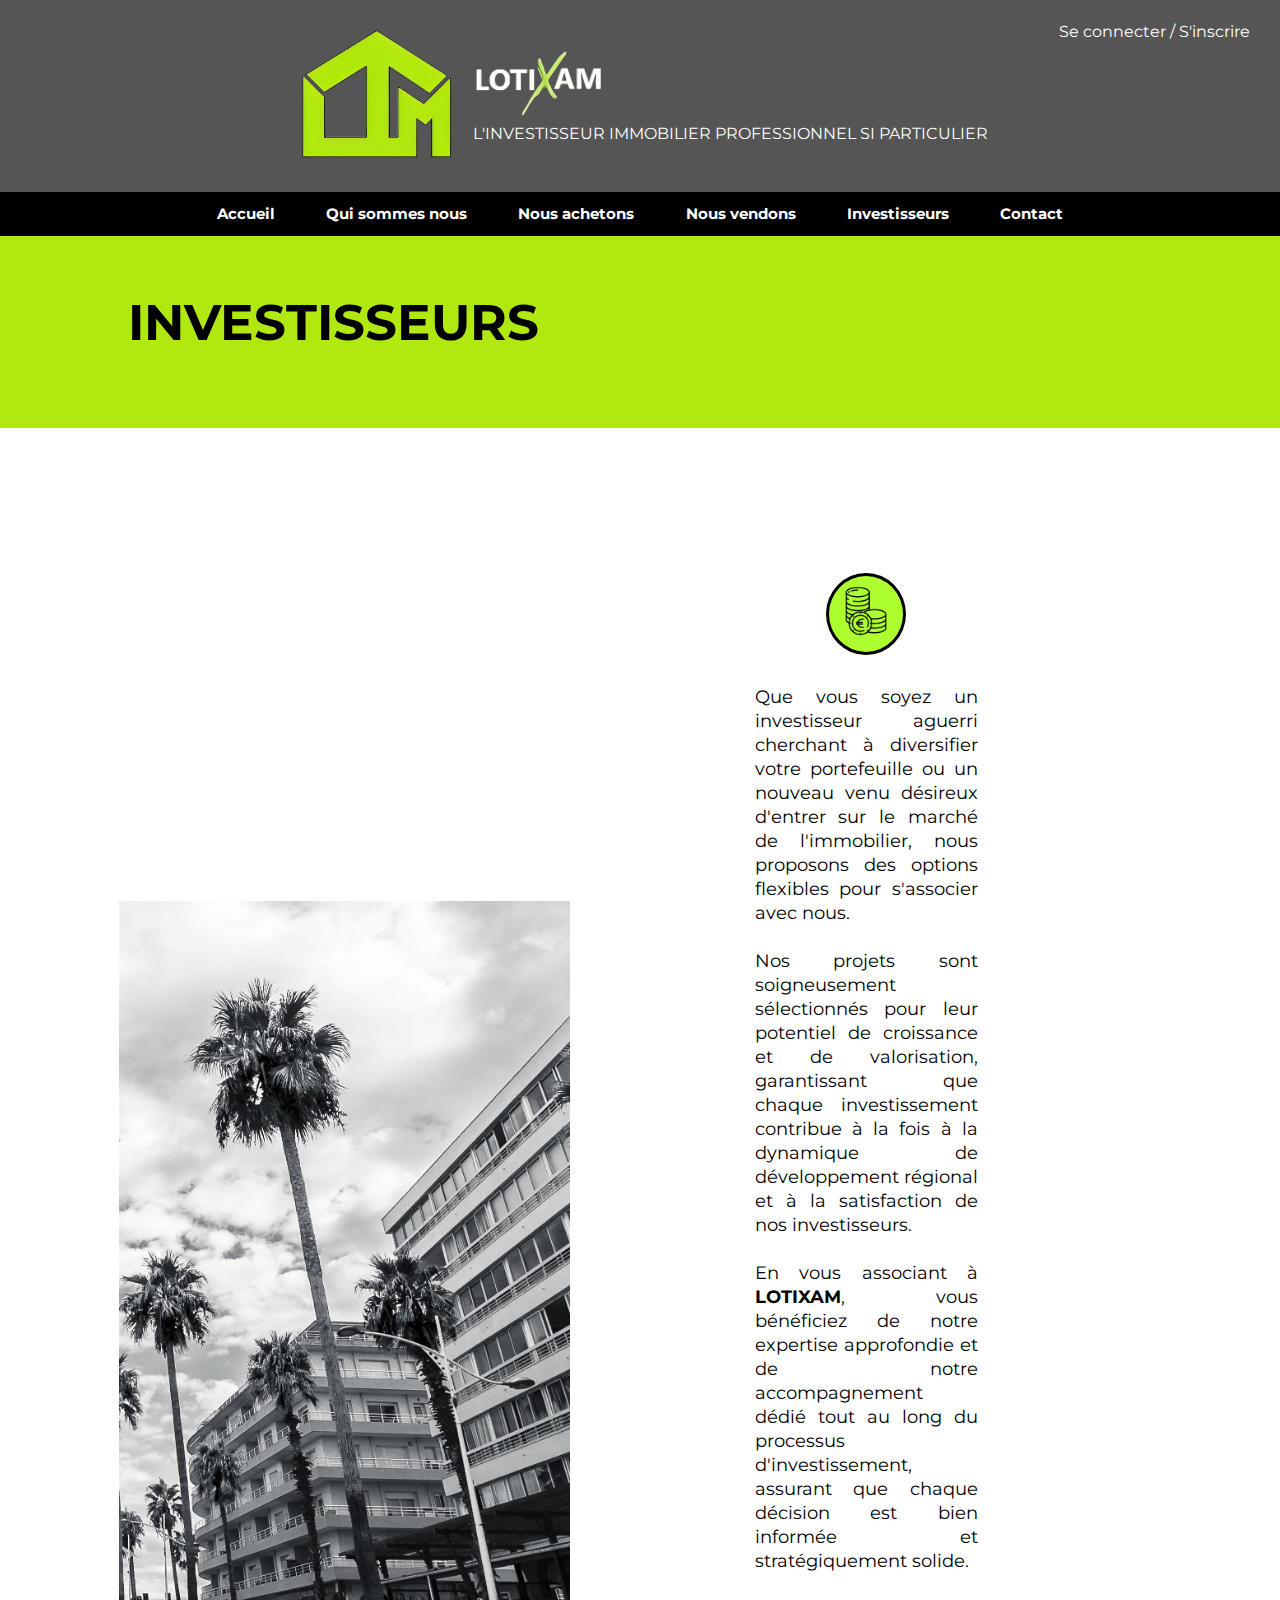
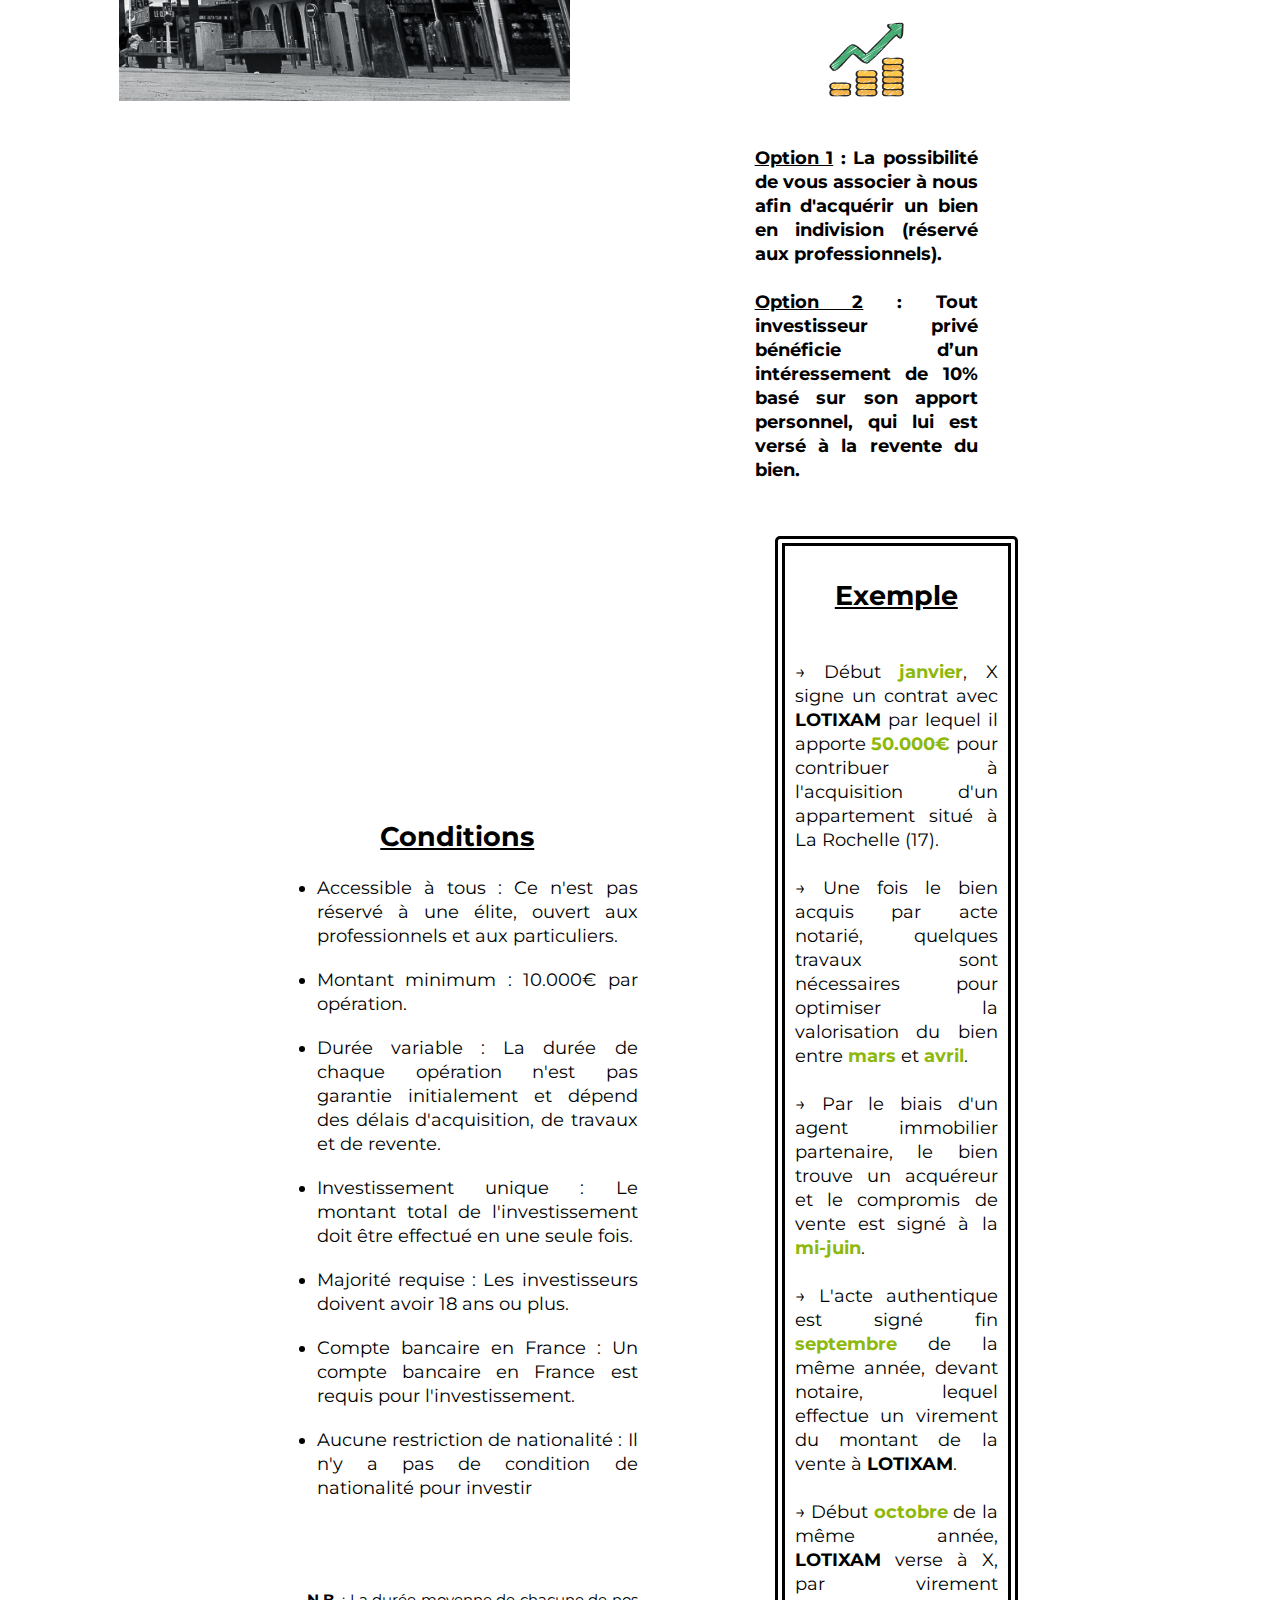
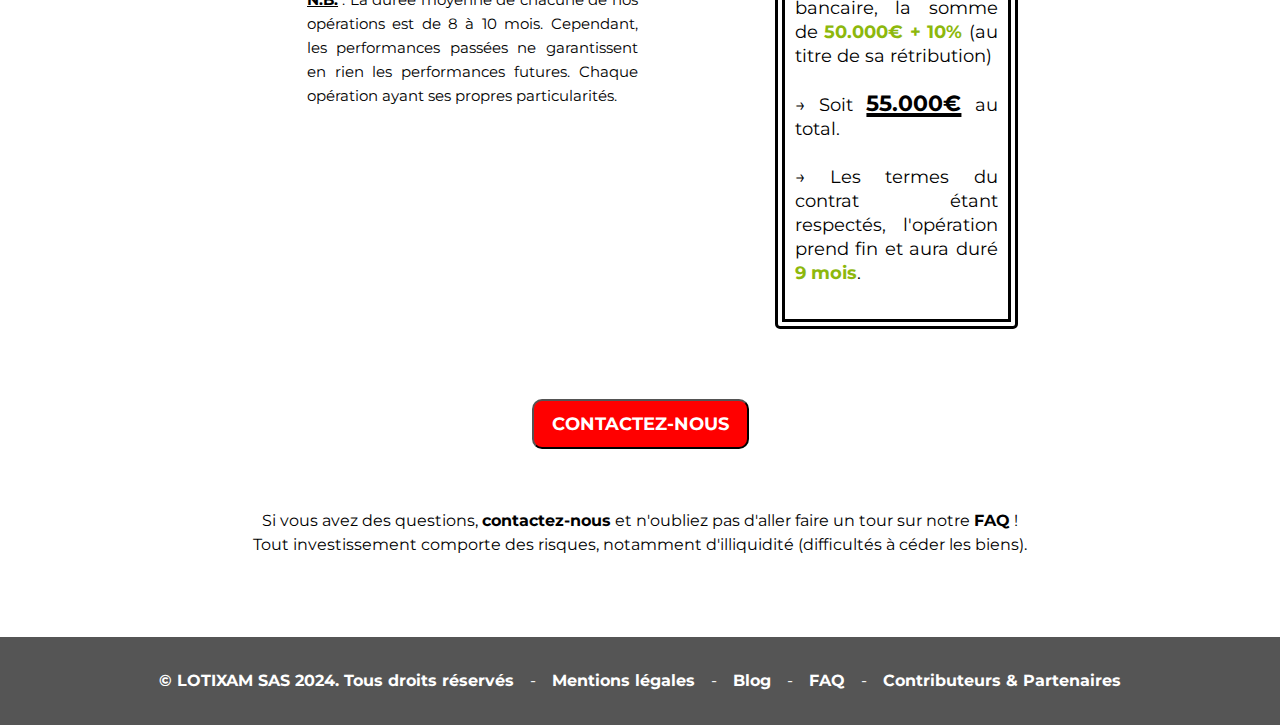
<file: html/investor.html>
<!DOCTYPE html>
<html lang="fr">
    <head>
        <meta charset="utf-8">
        <meta name="viewport" content="width=device-width,initial-scale=1" />
        
        <title>Lotixam - Investisseurs</title>
        <link href="../img/logo.png" rel="icon" type="image/x-icon">
    
        <link href="../css/common.css" rel="stylesheet">
        <link href="../css/investor.css" rel="stylesheet">
        <link href="../css/banniere/banniere.css" rel="stylesheet">
        <link href="../css/foot.css" rel="stylesheet">

    </head>

    <body id="page">
        <script src="../script/investor.js"></script>
        <!--Bannière-->
        <div id="banniere">

            <div class="sign ">
                <a href="../php/sign.php">Se connecter / S'inscrire</a>
            </div>

            <div id="logo">
                <img src="../img/logo.png" width="170">
                <div id="devanture">
                    <img src="../img/lotixam.png" width="150">
                    <label id="sentence">L'INVESTISSEUR IMMOBILIER PROFESSIONNEL SI PARTICULIER</label>
                </div>
            </div>
            <!-- Type de lien en mode Bureau -->
            <div id="liens">
                <div>
                    <a href="./index.html" class="sous-liens">
                        Accueil
                    </a>
                </div>
                <div>
                    <a href="./about.html" class="sous-liens">
                        Qui sommes nous
                    </a>
                </div>
                <div>
                    <a href="./seller.html" class="sous-liens">
                        Nous achetons
                    </a>
                </div>
                <div>
                    <a href="./buyer.html" class="sous-liens">
                        Nous vendons
                    </a>
                </div>
                <div>
                    <a href="./investor.html" class="sous-liens">
                        Investisseurs
                    </a>
                </div>
                <div>
                    <a href="../php/contact.php?prev=investor&amp;button=false" class="sous-liens">
                        Contact
                    </a>
                </div>
            </div>
            
            <!-- Structure du menu hamburger -->
            <div class="menu-toggle">
                <input type="checkbox" id="toggle">
                <label for="toggle">&#9776;</label> <!-- icône du menu hamburger -->
                <ul class="menu">
                    <li class="liens"><a href="./index.html">Accueil</a></li>
                    <li class="liens"><a href="./about.html">Qui sommes nous</a></li>
                    <li class="liens"><a href="./seller.html">Nous achetons</a></li>
                    <li class="liens"><a href="./buyer.html">Nous vendons</a></li>
                    <li class="liens"><a href="./investor.html">Investisseurs</a></li>
                    <li class="liens"><a href="../php/contact.php?prev=investor&amp;button=false">Contact</a></li>
                    <li class="liens"><a href="../php/sign.php">Mon compte</a></li>
                </ul>
            </div>
        </div>

        <!--Corps de la page-->

        <div class="longueur">
            <div class="entete">
                <h1 class="h1-up" id="h1up">INVESTISSEURS</h1>
            </div>
        </div>
        <div class="body-main">
            <table id="investor-table" class="content">
                <tr>
                    <td class="special-td">
                        <div class="photo-investor">
                            <img src="../img/Nebot Cannelle - Perpignan-1-R.jpg" class="img-1">
                        </div>
                    </td>
                    <td>
                        <div class="para">
                            <div class="elem2">
                                <div class="p-up" id="p-up-1">
                                    <div class="h2-icons-zone">
                                        <div class="h2-icons">
                                            <img src="../img/euro.png" class="logo-investor">
                                        </div>
                                    </div>
                                    Que vous soyez un investisseur aguerri cherchant à diversifier votre portefeuille ou un nouveau
                                    venu désireux d'entrer sur le
                                    marché de l'immobilier, nous proposons des options flexibles pour s'associer avec nous.
                                    <br><br>
                                    Nos projets sont soigneusement sélectionnés pour leur potentiel de croissance et de
                                    valorisation,
                                    garantissant que
                                    chaque investissement contribue à la fois à la dynamique de développement régional et à la
                                    satisfaction de
                                    nos
                                    investisseurs. <br><br>
                                    En vous associant à <b>LOTIXAM</b>, vous bénéficiez de notre expertise
                                    approfondie et de
                                    notre
                                    accompagnement
                                    dédié tout au long du processus d'investissement, assurant que chaque décision est bien informée
                                    et
                                    stratégiquement
                                    solide.
                                    <br><br>
                                    <div class="stonks">
                                        <img src="../img/profit.png" height="75px" width="auto">
                                    </div>
                                    <br>
                                    <div>
                                        <b><u>Option 1</u> : La possibilité de vous associer à nous afin d'acquérir un bien en indivision (réservé aux professionnels).</b>
                                        <br><br>
                                        <b><u>Option 2</u> : 
                                            Tout investisseur privé bénéficie d’un intéressement de 10% basé sur son apport personnel, qui lui est versé à la revente du bien.</b>
                                    </div>
                                </div>
                            </div>
                        </div>
                    </td>
                </tr>
                <tr class="second-row">
                    <td>
                        <div class="p-up conditions" id="exemple">
                            <div class="belle-espacement"></div>
                            <div>
                                <h2><u>Conditions</u></h2>
                                <ul class="liste-conditons">
                                    <li>Accessible à tous : Ce n'est pas réservé à une élite, ouvert aux professionnels et aux
                                        particuliers.</li>
                                    <li>Montant minimum : 10.000€ par opération.</li>
                                    <li>Durée variable : La durée de chaque opération n'est pas garantie initialement et dépend des
                                        délais d'acquisition, de travaux et de revente.</li>
                                    <li>Investissement unique : Le montant total de l'investissement doit être effectué en une seule fois.</li>
                                    <li>Majorité requise : Les investisseurs doivent avoir 18 ans ou plus.</li>
                                    <li>Compte bancaire en France : Un compte bancaire en France est requis pour l'investissement.
                                    </li>
                                    <li>Aucune restriction de nationalité : Il n'y a pas de condition de nationalité pour investir
                                    </li>
                                </ul>
                                <div class="nota-bene">
                                    <u><b>N.B.</b></u> : La durée moyenne de chacune de nos opérations est de 8 à 10 mois. Cependant, les performances
                                    passées ne garantissent en rien les performances futures.
                                    Chaque opération ayant ses propres particularités.
                                </div>
                            </div>
                        </div>
                    </td>
                    <td>
                        <div class="belle-espacement"></div>
                        <div class="p-up" id="exemple">
                            <div class="encadre">
                                <h2><u>Exemple</u></h2>
                                <br>
                                → Début <span class="mounth">janvier</span>, X signe un contrat avec <b>LOTIXAM</b> par lequel il
                                apporte <span class="mounth">50.000€</span> pour contribuer à l'acquisition d'un
                                appartement situé à La Rochelle (17).
                                <br><br>
                                → Une fois le bien acquis par acte notarié, quelques travaux sont nécessaires pour optimiser la
                                valorisation du
                                bien
                                entre <span class="mounth">mars</span> et <span class="mounth">avril</span>.
                                <br><br>
                                → Par le biais d'un agent immobilier partenaire, le bien trouve un acquéreur et le compromis de
                                vente est signé
                                à la
                                <span class="mounth">mi-juin</span>.
                                <br><br>
                                → L'acte authentique est signé fin <span class="mounth">septembre</span> de la même année, devant
                                notaire,
                                lequel
                                effectue un virement du montant de la
                                vente à <b>LOTIXAM</b>.
                                <br><br>
                                → Début <span class="mounth">octobre</span> de la même année, <b>LOTIXAM</b> verse à X, par virement
                                bancaire,
                                la somme
                                de <span class="mounth">50.000€ + 10%</span> (au titre de sa rétribution)
                                <br><br>
                                → <span class="result-line">Soit <span class="result">55.000€</span></span>
                                au total.
                                <br><br>
                                → Les termes du contrat étant respectés, l'opération prend fin et aura duré <span class="mounth">9
                                    mois</span>.
                                <br><br>
                            </div>
                        </div>
                    </td>
                </tr>
            </table>
        </div>
        <div class="contact" id="contact-welcome">
            <button class="contact-button" id="contact-button-index-1"
                onclick="window.location.href = '../php/contact.php?prev=investor&amp;button=true';">CONTACTEZ-NOUS</button>
        </div>
        <div class="promotion">
            Si vous avez des questions, <a href="https://lotixam.fr/php/contact.php">contactez-nous</a> et n'oubliez pas d'aller faire un tour sur notre <a href="https://faq.lotixam.fr/">FAQ</a> !
        </div>
        <div class="attention">
            Tout investissement comporte des risques, notamment d'illiquidité (difficultés à céder les biens).<br>
        </div>
    </body>
    <footer>
        <div>
            <b>© LOTIXAM SAS 2024. Tous droits réservés</b>
        </div>
        <div class="separator">-</div>
        <div>
            <a href="legals.html">Mentions légales</a>
        </div>
        <div class="separator">-</div>
        <div>
            <a href="https://blog.lotixam.fr/">Blog</a>
        </div>
        <div class="separator">-</div>
        <div>
            <a href="https://faq.lotixam.fr/">FAQ</a>
        </div>
        <div class="separator">-</div>
        <div>
            <a href="contributors.html">Contributeurs &amp; Partenaires</a>
        </div>
    </footer>
</html>
</file>
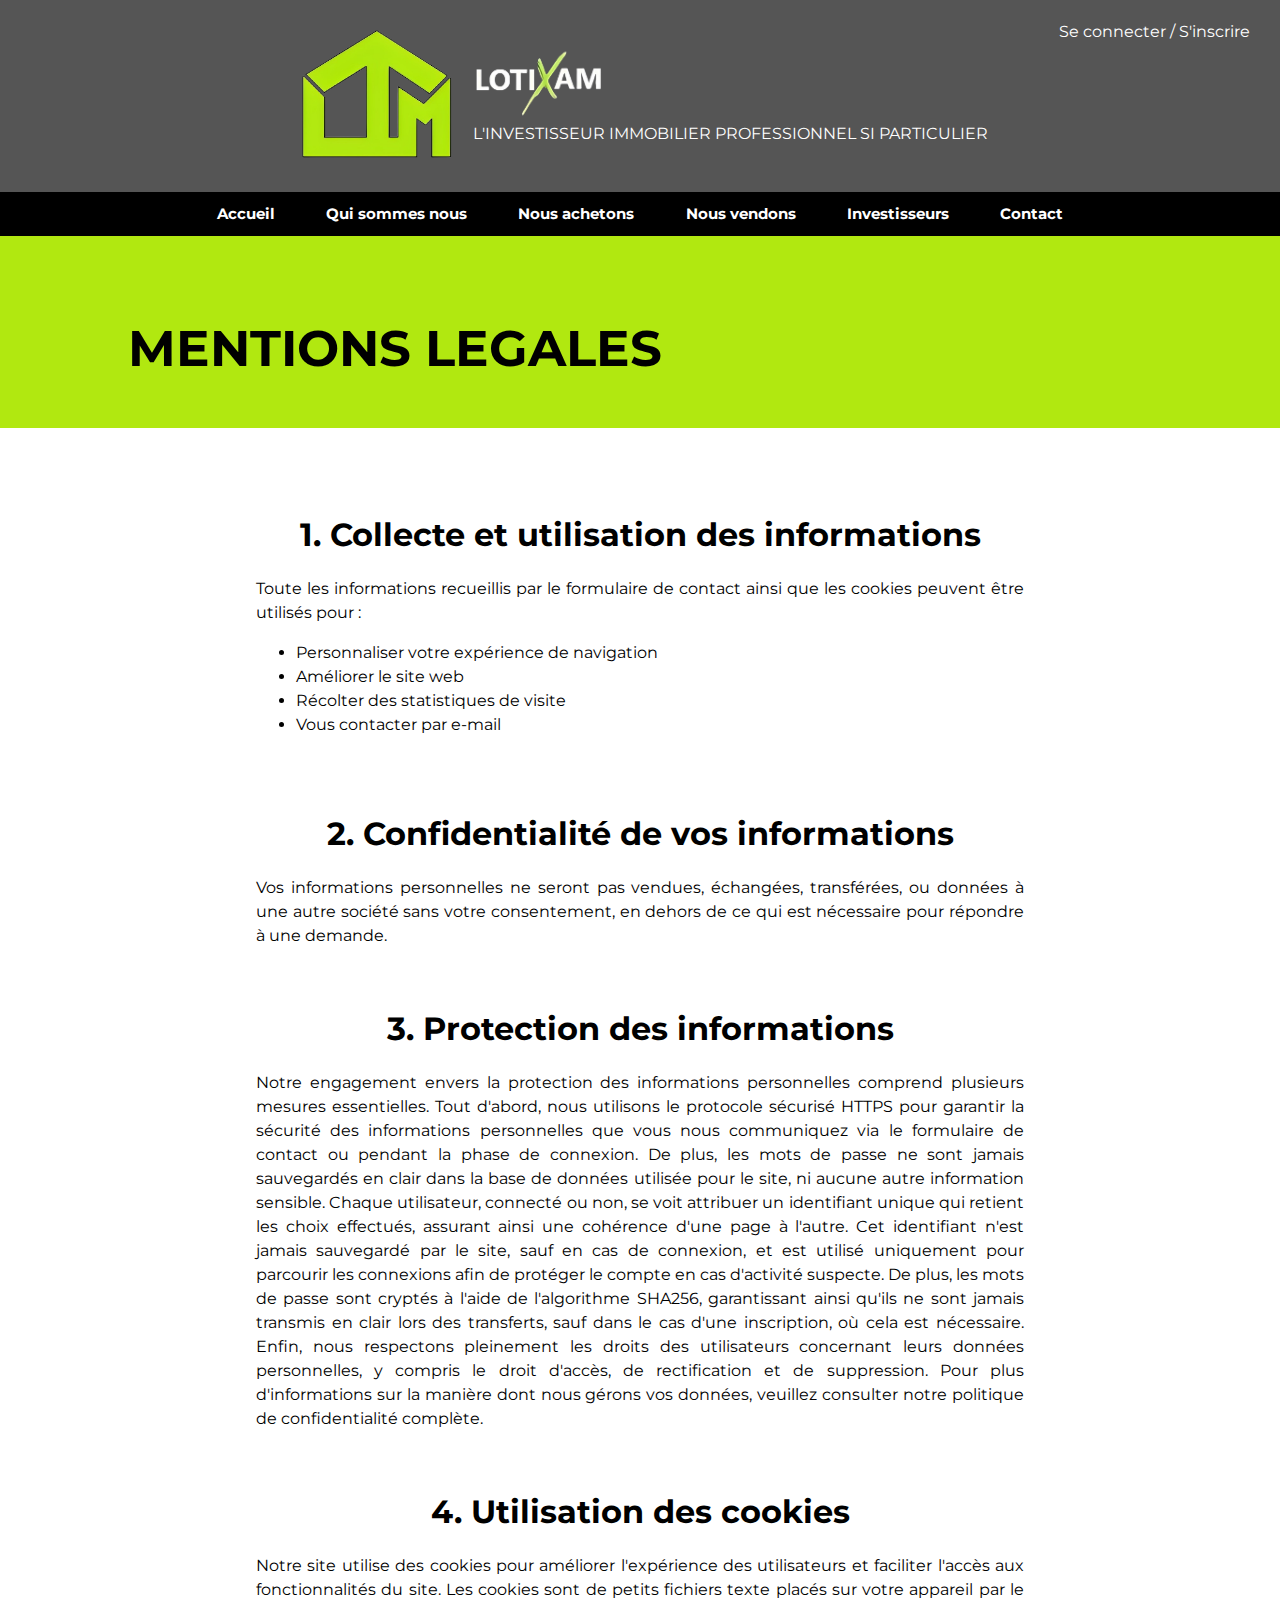
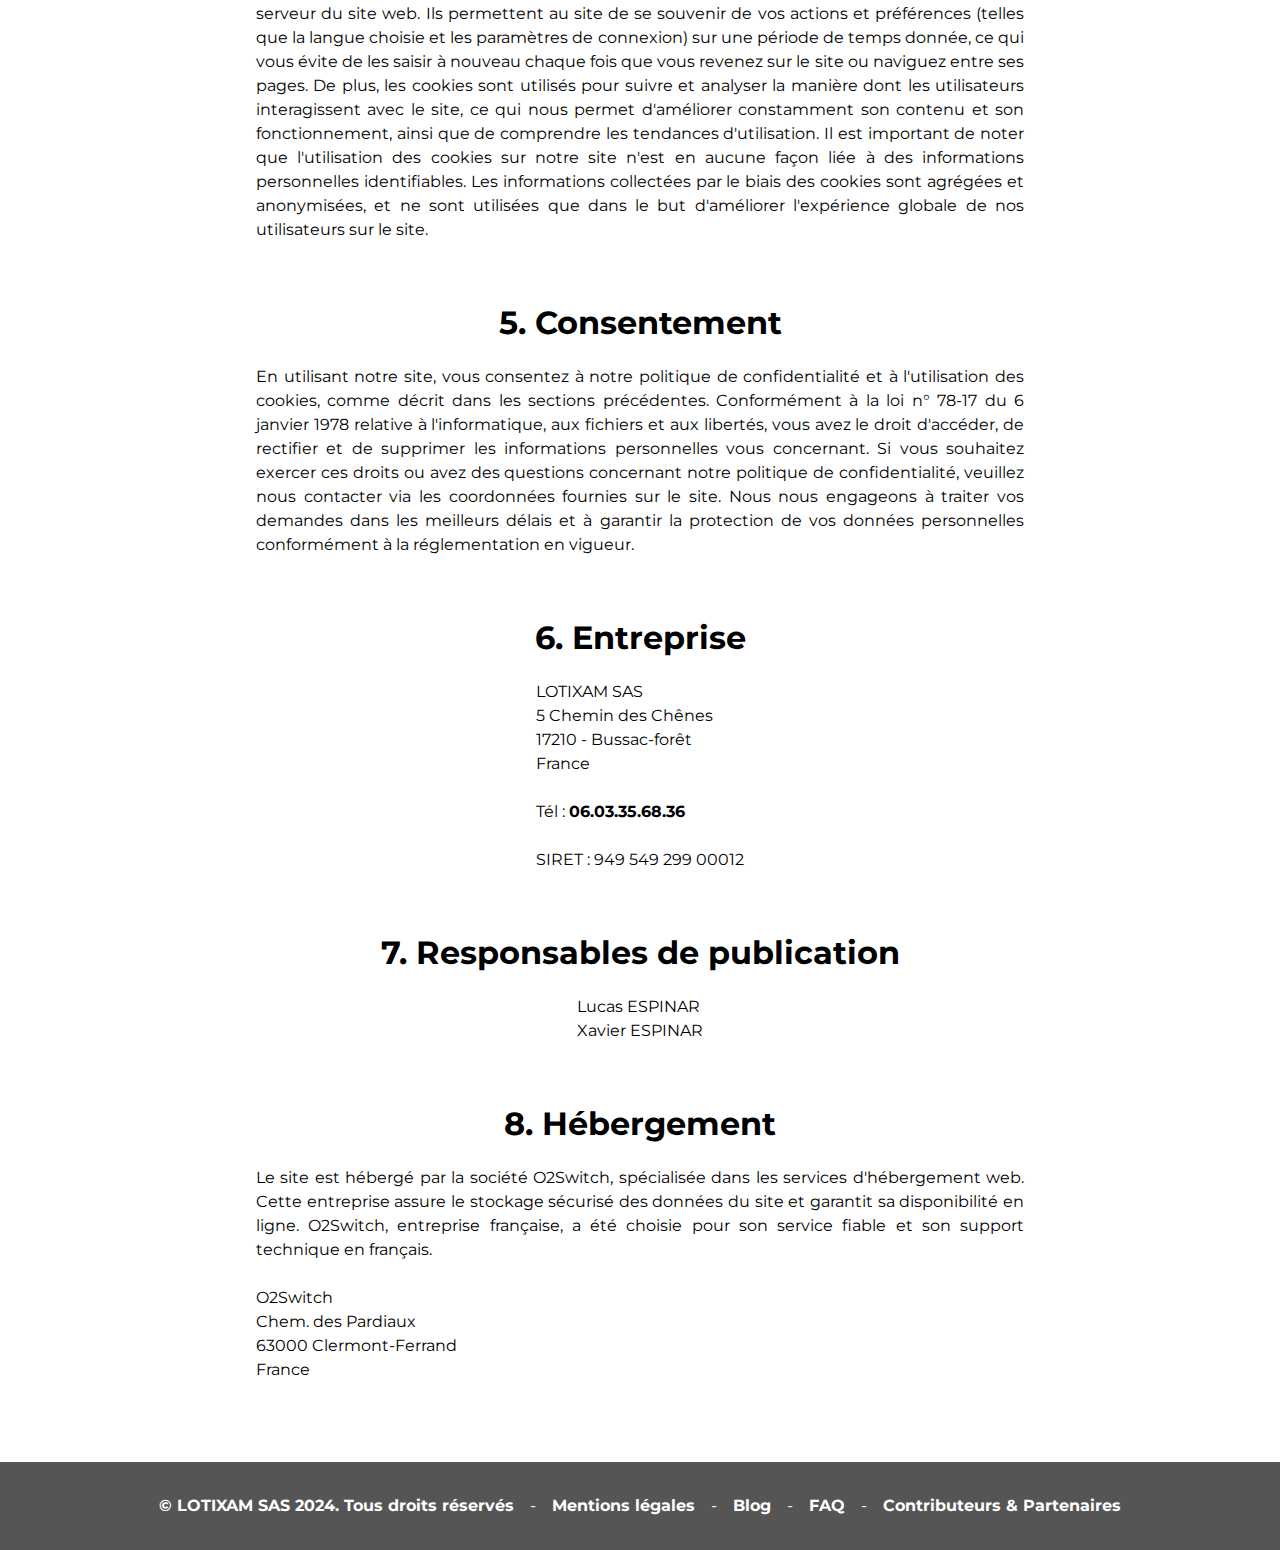
<file: html/legals.html>
<!DOCTYPE html>
<html lang="fr">

<head>
    <meta charset="utf-8">
    <meta name="viewport" content="width=device-width,initial-scale=1" />

    <title>Lotixam - Mentions Légals</title>
    <link href="../img/logo.png" rel="icon" type="image/x-icon">

    <link href="../css/common.css" rel="stylesheet">
    <link href="../css/about.css" rel="stylesheet">
    <link href="../css/banniere/banniere.css" rel="stylesheet">
    <link href="../css/foot.css" rel="stylesheet">
    <link href="../css/legals.css" rel="stylesheet">

</head>

<body id="page">
    <script src="../script/about.js"></script>
    <!--Bannière-->
    <div id="banniere">

        <div class="sign ">
            <a href="../php/sign.php">Se connecter / S'inscrire</a>
        </div>

        <div id="logo">
            <img src="../img/logo.png" width="170">
            <div id="devanture">
                <img src="../img/lotixam.png" width="150">
                <label id="sentence">L'INVESTISSEUR IMMOBILIER PROFESSIONNEL SI PARTICULIER</label>
            </div>
        </div>
        <!-- Type de lien en mode Bureau -->
        <div id="liens">
            <div>
                <a href="./index.html" class="sous-liens">
                    Accueil
                </a>
            </div>
            <div>
                <a href="./about.html" class="sous-liens">
                    Qui sommes nous
                </a>
            </div>
            <div>
                <a href="./seller.html" class="sous-liens">
                    Nous achetons
                </a>
            </div>
            <div>
                <a href="./buyer.html" class="sous-liens">
                    Nous vendons
                </a>
            </div>
            <div>
                <a href="./investor.html" class="sous-liens">
                    Investisseurs
                </a>
            </div>
            <div>
                <a href="../php/contact.php?prev=about&amp;button=false" class="sous-liens">
                    Contact
                </a>
            </div>
        </div>

        <!-- Structure du menu hamburger -->
        <div class="menu-toggle">
            <input type="checkbox" id="toggle">
            <label for="toggle">&#9776;</label> <!-- icône du menu hamburger -->
            <ul class="menu">
                <li class="liens"><a href="./index.html">Accueil</a></li>
                <li class="liens"><a href="./about.html">Qui sommes nous</a></li>
                <li class="liens"><a href="./seller.html">Nous achetons</a></li>
                <li class="liens"><a href="./buyer.html">Nous vendons</a></li>
                <li class="liens"><a href="./investor.html">Investisseurs</a></li>
                <li class="liens"><a href="../php/contact.php?prev=about&amp;button=false">Contact</a></li>
                <li class="liens"><a href="../php/sign.php">Mon compte</a></li>
            </ul>
        </div>
    </div>

    <!--Corps de la page-->

    <div class="longueur">
        <div class="entete">
            <h1 class="h1-up" id="h1up">MENTIONS LEGALES</h1>
        </div>
    </div>
    <div class="body-main legals">
        <h1>1. Collecte et utilisation des informations</h1>
        <span>
            Toute les informations recueillis par le formulaire de contact ainsi que les cookies peuvent être utilisés pour :
            <ul>
                <li>Personnaliser votre expérience de navigation</li>
                <li>Améliorer le site web</li>
                <li>Récolter des statistiques de visite</li>
                <li>Vous contacter par e-mail</li>
            </ul>
        </span>
        <h1>2. Confidentialité de vos informations</h1>
        <span>
            Vos informations personnelles ne seront pas vendues, échangées, transférées, ou données à une autre société sans votre
            consentement, en dehors de ce qui est nécessaire pour répondre à une demande.
        </span>
        <h1>3. Protection des informations</h1>
        <span>
            Notre engagement envers la protection des informations personnelles comprend plusieurs mesures essentielles. Tout
            d'abord, nous utilisons le protocole sécurisé HTTPS pour garantir la sécurité des informations personnelles que vous
            nous communiquez via le formulaire de contact ou pendant la phase de connexion. De plus, les mots de passe ne sont
            jamais sauvegardés en clair dans la base de données utilisée pour le site, ni aucune autre information sensible. Chaque
            utilisateur, connecté ou non, se voit attribuer un identifiant unique qui retient les choix effectués, assurant ainsi
            une cohérence d'une page à l'autre. Cet identifiant n'est jamais sauvegardé par le site, sauf en cas de connexion, et
            est utilisé uniquement pour parcourir les connexions afin de protéger le compte en cas d'activité suspecte. De plus, les
            mots de passe sont cryptés à l'aide de l'algorithme SHA256, garantissant ainsi qu'ils ne sont jamais transmis en clair
            lors des transferts, sauf dans le cas d'une inscription, où cela est nécessaire. Enfin, nous respectons pleinement les
            droits des utilisateurs concernant leurs données personnelles, y compris le droit d'accès, de rectification et de
            suppression. Pour plus d'informations sur la manière dont nous gérons vos données, veuillez consulter notre politique de
            confidentialité complète.
        </span>
        <h1>4. Utilisation des cookies</h1>
        <span>
            Notre site utilise des cookies pour améliorer l'expérience des utilisateurs et faciliter l'accès aux fonctionnalités du
            site. Les cookies sont de petits fichiers texte placés sur votre appareil par le serveur du site web. Ils permettent au
            site de se souvenir de vos actions et préférences (telles que la langue choisie et les paramètres de connexion) sur une
            période de temps donnée, ce qui vous évite de les saisir à nouveau chaque fois que vous revenez sur le site ou naviguez
            entre ses pages. De plus, les cookies sont utilisés pour suivre et analyser la manière dont les utilisateurs
            interagissent avec le site, ce qui nous permet d'améliorer constamment son contenu et son fonctionnement, ainsi que de
            comprendre les tendances d'utilisation. Il est important de noter que l'utilisation des cookies sur notre site n'est en
            aucune façon liée à des informations personnelles identifiables. Les informations collectées par le biais des cookies
            sont agrégées et anonymisées, et ne sont utilisées que dans le but d'améliorer l'expérience globale de nos utilisateurs
            sur le site.
        </span>
        <h1>5. Consentement</h1>
        <span>
            En utilisant notre site, vous consentez à notre politique de confidentialité et à l'utilisation des cookies, comme
            décrit dans les sections précédentes. Conformément à la loi n° 78-17 du 6 janvier 1978 relative à l'informatique, aux
            fichiers et aux libertés, vous avez le droit d'accéder, de rectifier et de supprimer les informations personnelles vous
            concernant. Si vous souhaitez exercer ces droits ou avez des questions concernant notre politique de confidentialité,
            veuillez nous contacter via les coordonnées fournies sur le site. Nous nous engageons à traiter vos demandes dans les
            meilleurs délais et à garantir la protection de vos données personnelles conformément à la réglementation en vigueur.
        </span>
        <h1>6. Entreprise</h1>
        <span>
            LOTIXAM SAS<br>
            5 Chemin des Chênes<br>
            17210 - Bussac-forêt<br>
            France<br><br>

            Tél : <a href="tel:+33603356836" id="tel">06.03.35.68.36</a><br><br>

            SIRET : 949 549 299 00012
        </span>
        <h1>7. Responsables de publication</h1>
        <span>
            <div>
                Lucas ESPINAR
            </div>
            <div>
                Xavier ESPINAR
            </div>
        </span>
        <h1>8. Hébergement</h1>
        <span>
            Le site est hébergé par la société O2Switch, spécialisée dans les services d'hébergement web. Cette entreprise assure le
            stockage sécurisé des données du site et garantit sa disponibilité en ligne. O2Switch, entreprise française, a été choisie pour son service fiable et son support technique en français.
            <br><br>
            O2Switch<br>

            Chem. des Pardiaux<br>
            63000 Clermont-Ferrand<br>
            France
        </span>
    </div>
    <!-- Fin du corps de page -->
</body>
<footer>
    <div>
        <b>© LOTIXAM SAS 2024. Tous droits réservés</b>
    </div>
    <div class="separator">-</div>
    <div>
        <a href="legals.html">Mentions légales</a>
    </div>
    <div class="separator">-</div>
    <div>
        <a href="https://blog.lotixam.fr/">Blog</a>
    </div>
    <div class="separator">-</div>
    <div>
        <a href="https://faq.lotixam.fr/">FAQ</a>
    </div>
    <div class="separator">-</div>
    <div>
        <a href="contributors.html">Contributeurs &amp; Partenaires</a>
    </div>
</footer>

</html>
</file>
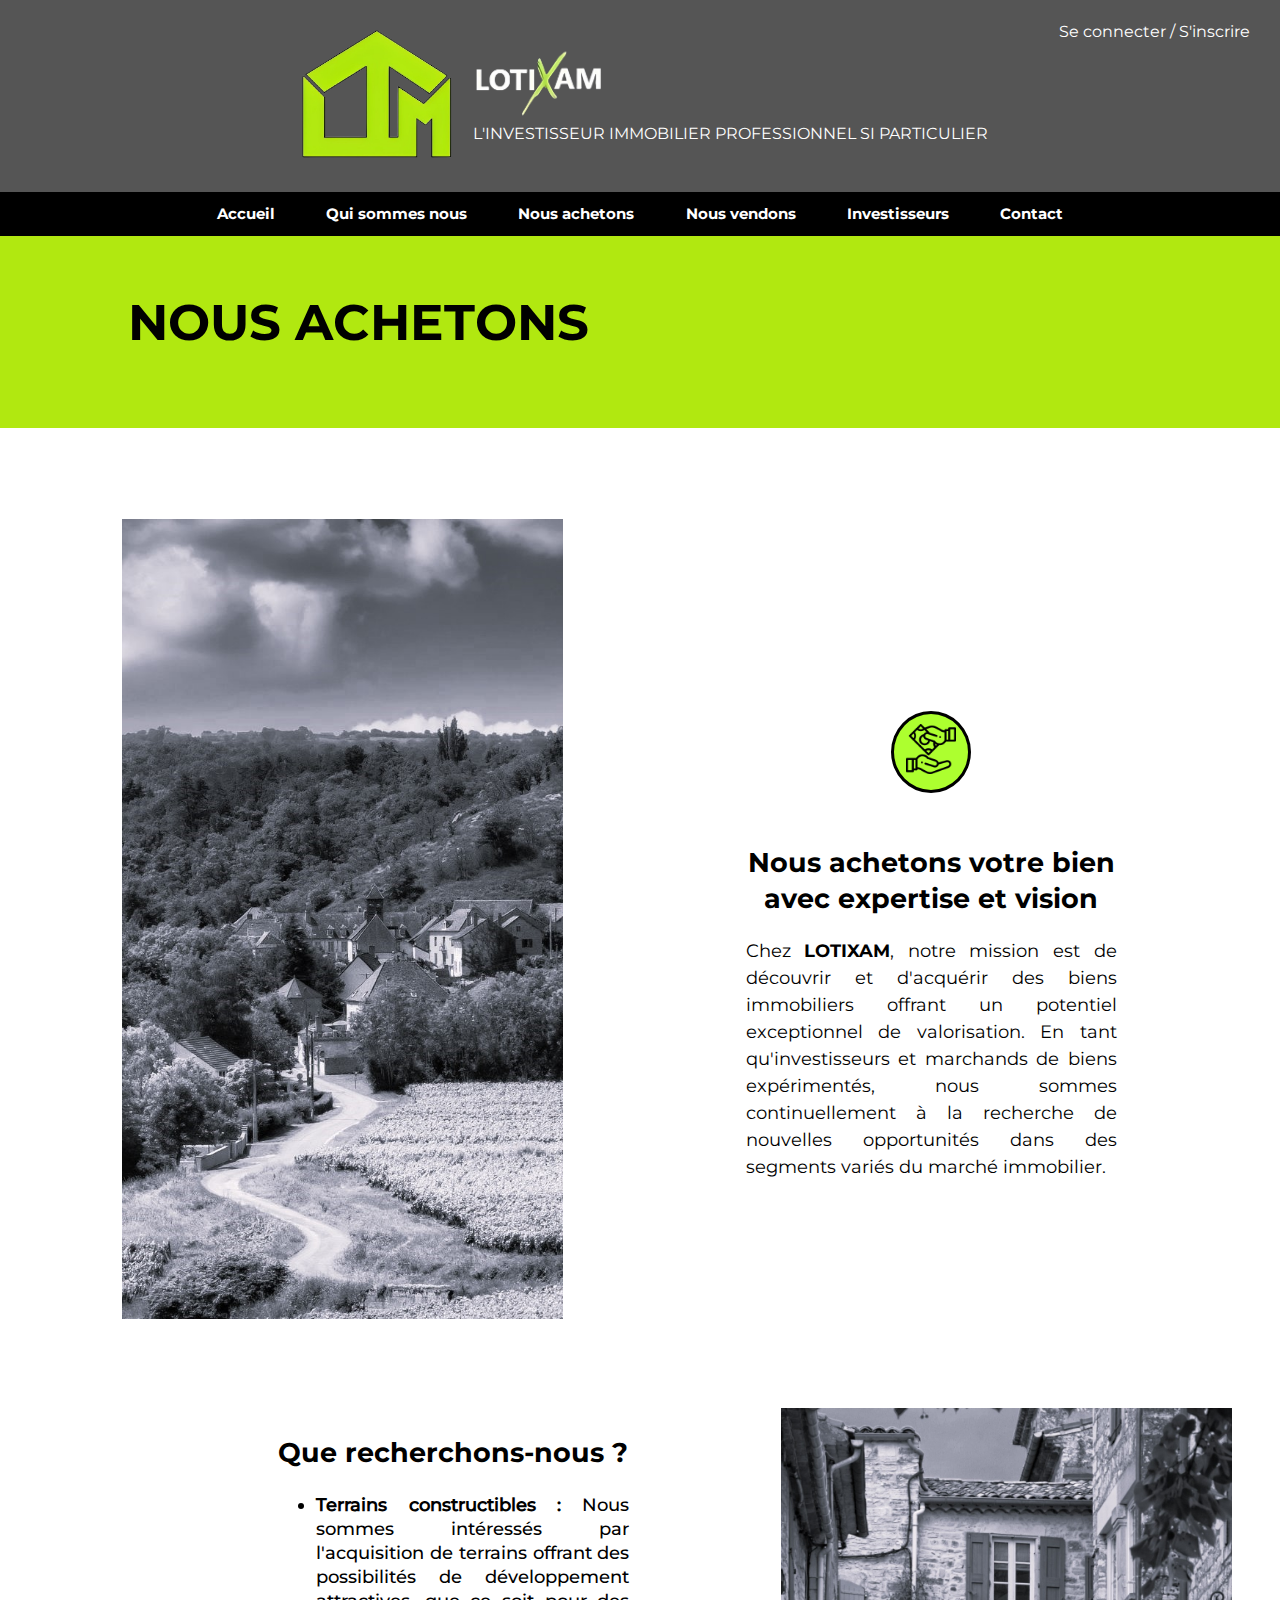
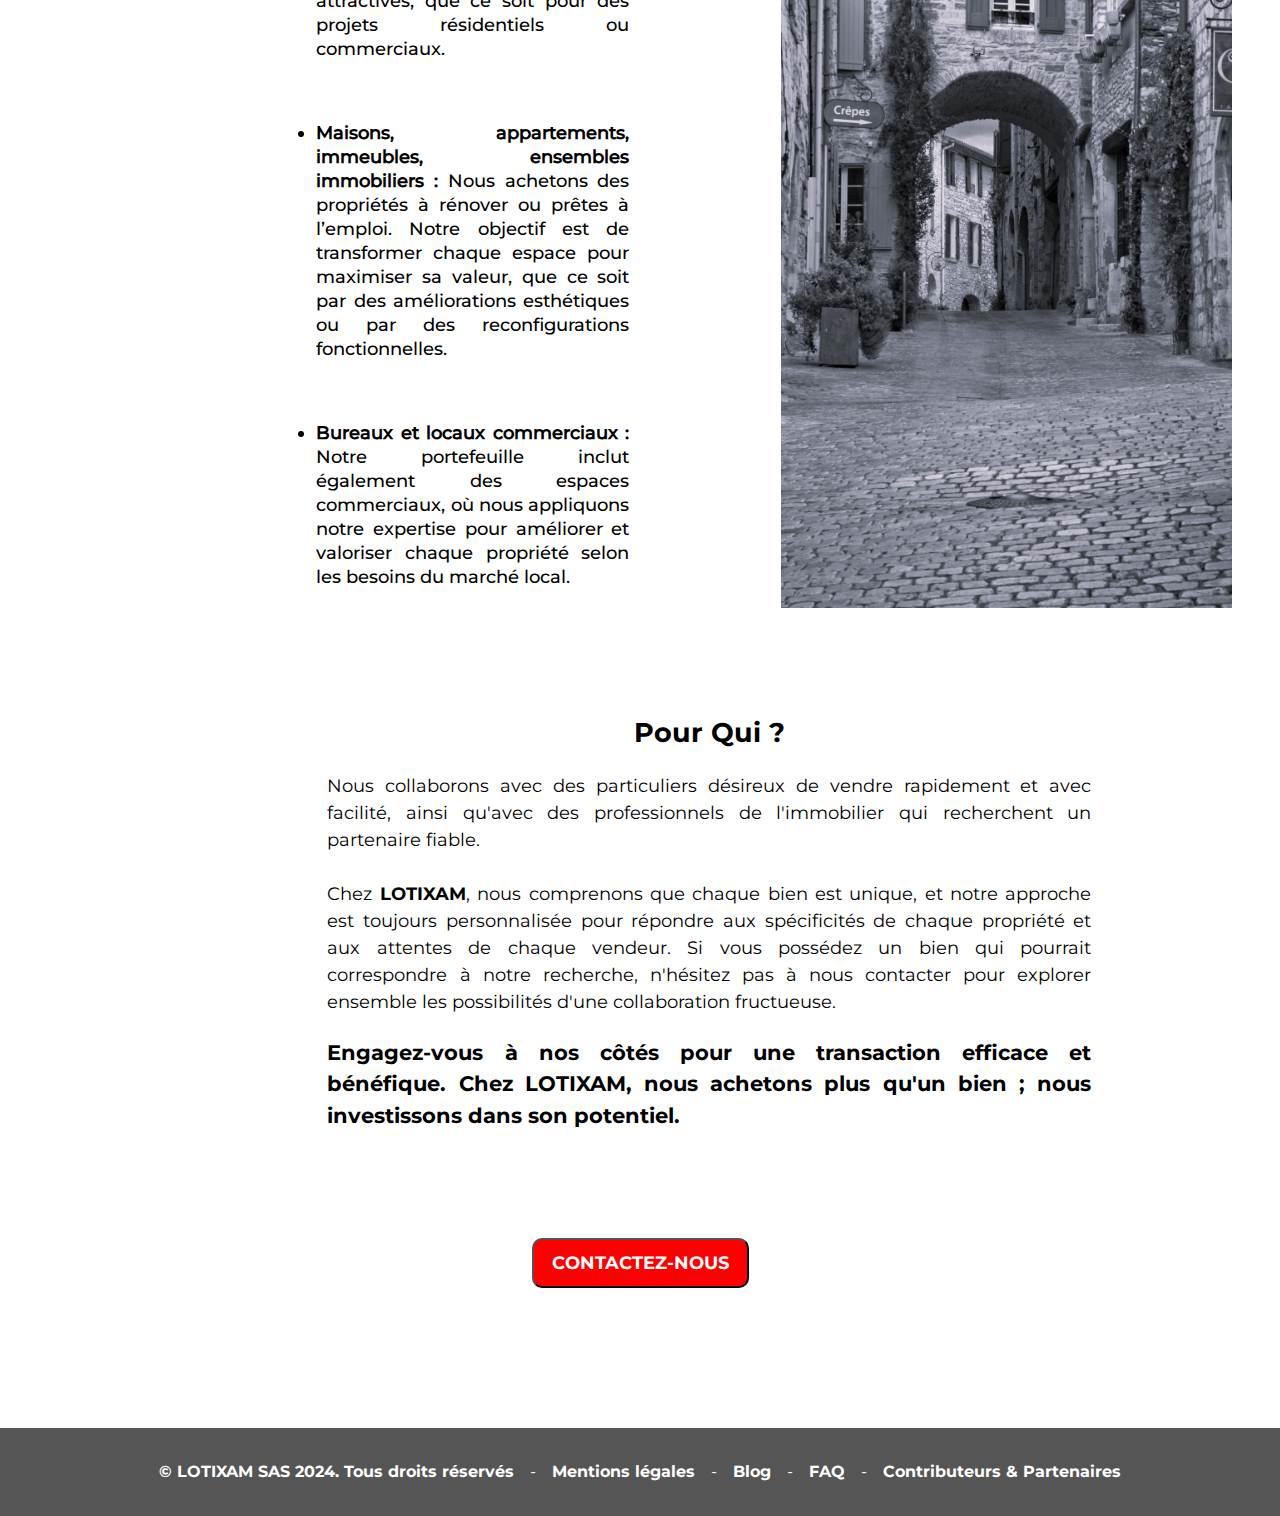
<file: html/seller.html>
<!DOCTYPE html>
<html lang="fr">
    <head>
        <meta charset="utf-8">
        <meta name="viewport" content="width=device-width,initial-scale=1" />
        
        <title>Lotixam - Achat</title>
        <link href="../img/logo.png" rel="icon" type="image/x-icon">
    
        <link href="../css/common.css" rel="stylesheet">
        <link href="../css/seller.css" rel="stylesheet">
        <link href="../css/banniere/banniere.css" rel="stylesheet">
        <link href="../css/foot.css" rel="stylesheet">

    </head>

    <body id="page">
        <script src="../script/investor.js"></script>
        <!--Bannière-->
        <div id="banniere">

            <div class="sign ">
                <a href="../php/sign.php">Se connecter / S'inscrire</a>
            </div>

            <div id="logo">
                <img src="../img/logo.png" width="170">
                <div id="devanture">
                    <img src="../img/lotixam.png" width="150">
                    <label id="sentence">L'INVESTISSEUR IMMOBILIER PROFESSIONNEL SI PARTICULIER</label>
                </div>
            </div>
            <!-- Type de lien en mode Bureau -->
            <div id="liens">
                <div>
                    <a href="./index.html" class="sous-liens">
                        Accueil
                    </a>
                </div>
                <div>
                    <a href="./about.html" class="sous-liens">
                        Qui sommes nous
                    </a>
                </div>
                <div>
                    <a href="./seller.html" class="sous-liens">
                        Nous achetons
                    </a>
                </div>
                <div>
                    <a href="./buyer.html" class="sous-liens">
                        Nous vendons
                    </a>
                </div>
                <div>
                    <a href="./investor.html" class="sous-liens">
                        Investisseurs
                    </a>
                </div>
                <div>
                    <a href="../php/contact.php?prev=seller&amp;button=false" class="sous-liens">
                        Contact
                    </a>
                </div>
            </div>
            
            <!-- Structure du menu hamburger -->
            <div class="menu-toggle">
                <input type="checkbox" id="toggle">
                <label for="toggle">&#9776;</label> <!-- icône du menu hamburger -->
                <ul class="menu">
                    <li class="liens"><a href="./index.html">Accueil</a></li>
                    <li class="liens"><a href="./about.html">Qui sommes nous</a></li>
                    <li class="liens"><a href="./seller.html">Nous achetons</a></li>
                    <li class="liens"><a href="./buyer.html">Nous vendons</a></li>
                    <li class="liens"><a href="./investor.html">Investisseurs</a></li>
                    <li class="liens"><a href="../php/contact.php?prev=seller&amp;button=false">Contact</a></li>
                    <li class="liens"><a href="../php/sign.php">Mon compte</a></li>
                </ul>
            </div>
        </div>

        <!--Corps de la page-->

        <div class="longueur">
            <div class="entete">
                <h1 class="h1-up" id="h1up">NOUS ACHETONS</h1>
            </div>
        </div>
        <div class="body-main">
            <table id="investor-table" class="content">
                <tr>
                    <td class="special-td">
                        <div class="photo-investor">
                            <img src="../img/seller-1.jpg" class="img-1">
                        </div>
                    </td>
                    <td>
                        <div class="para">
                            <div class="elem2">
                                <div class="p-up" id="p-up-1">
                                    <div class="h2-icons-zone">
                                        <div class="h2-icons">
                                            <img src="../img/achat.png" class="logo-investor">
                                        </div>
                                    </div>
                                    <h2>Nous achetons votre bien avec expertise et vision</h2>
                                    <span class="introduction">
                                        Chez <b>LOTIXAM</b>, notre mission est de découvrir et d'acquérir des biens immobiliers offrant un potentiel exceptionnel de
                                        valorisation. En tant qu'investisseurs et marchands de biens expérimentés, nous sommes continuellement à la recherche de
                                        nouvelles opportunités dans des segments variés du marché immobilier.
                                    </span>
                                </div>
                            </div>
                        </div>
                    </td>
                </tr>
                <tr class="second-row">
                    <td>
                        <div class="p-up conditions" id="exemple">
                            <div class="belle-espacement"></div>
                            <div>
                                <h2>Que recherchons-nous ?</h2>
                                <ul>
                                    <li>
                                        <p>
                                            <b>Terrains constructibles :</b> Nous sommes intéressés par l'acquisition de terrains offrant des
                                            possibilités de
                                            développement attractives, que ce soit pour des projets résidentiels ou commerciaux.
                                        </p>
                                    </li>
                                    <br>
                                    <li>
                                        <p>
                                            <b>Maisons, appartements, immeubles, ensembles immobiliers :</b> Nous achetons des propriétés à rénover ou prêtes à l’emploi. Notre objectif est de
                                            transformer chaque espace pour maximiser sa valeur, que ce soit par des améliorations esthétiques ou par des reconfigurations
                                            fonctionnelles.
                                        </p>
                                    </li>
                                    <br>
                                    <li>
                                        <p>
                                            <b>Bureaux et locaux commerciaux :</b> Notre portefeuille inclut également des espaces commerciaux, où nous appliquons
                                            notre expertise pour améliorer et valoriser chaque propriété selon les besoins du marché local.
                                        </p>
                                    </li>
                                </ul>
                                <p>
                                    <br>
                                </p>
                                <span class="version-mobile">
                                    <h2>Pour qui ?</h2>
                                    
                                    Nous collaborons avec des particuliers désireux de vendre rapidement et sans complication, ainsi qu'avec des
                                    professionnels de l'immobilier qui recherchent un partenaire fiable.
                                </span>
                            </div>
                        </div>
                    </td>
                    <td>
                        <div class="belle-espacement"></div>
                        <div class="p-up" id="exemple">
                            <img src="../img/seller-2.jpg" class="img-1">
                        </div>
                    </td>
                </tr>
                <tr>
                    <td colspan="2">
                        <div class="third-row">
                            <span class="version-pc">
                                <h2>Pour Qui ?</h2>
                            
                                Nous collaborons avec des particuliers désireux de vendre rapidement et avec facilité, ainsi qu'avec des
                                professionnels de l'immobilier qui recherchent un partenaire fiable.
                            </span>
                            <br>
                            Chez <b>LOTIXAM</b>, nous comprenons que chaque bien est unique, et notre approche est toujours personnalisée pour répondre aux
                            spécificités de chaque propriété et aux attentes de chaque vendeur. Si vous possédez un bien qui pourrait correspondre à
                            notre recherche, n'hésitez pas à nous contacter pour explorer ensemble les possibilités d'une collaboration fructueuse.
                            
                            <h3>
                                Engagez-vous à nos côtés pour une transaction efficace et bénéfique. Chez LOTIXAM, nous achetons plus qu'un bien ;
                                nous investissons dans son potentiel.
                            </h3>
                        </div>
                    </td>
                </tr>
            </table>
        </div>
        <div class="contact" id="contact-welcome">
            <button class="contact-button" id="contact-button-index-1"
                    onclick="window.location.href = '../php/contact.php?prev=seller&amp;button=true';">CONTACTEZ-NOUS</button>
        </div>
    </body>

    <footer>
        <div>
            <b>© LOTIXAM SAS 2024. Tous droits réservés</b>
        </div>
        <div class="separator">-</div>
        <div>
            <a href="legals.html">Mentions légales</a>
        </div>
        <div class="separator">-</div>
        <div>
            <a href="https://blog.lotixam.fr/">Blog</a>
        </div>
        <div class="separator">-</div>
        <div>
            <a href="https://faq.lotixam.fr/">FAQ</a>
        </div>
        <div class="separator">-</div>
        <div>
            <a href="contributors.html">Contributeurs &amp; Partenaires</a>
        </div>
    </footer>
</html>
</file>
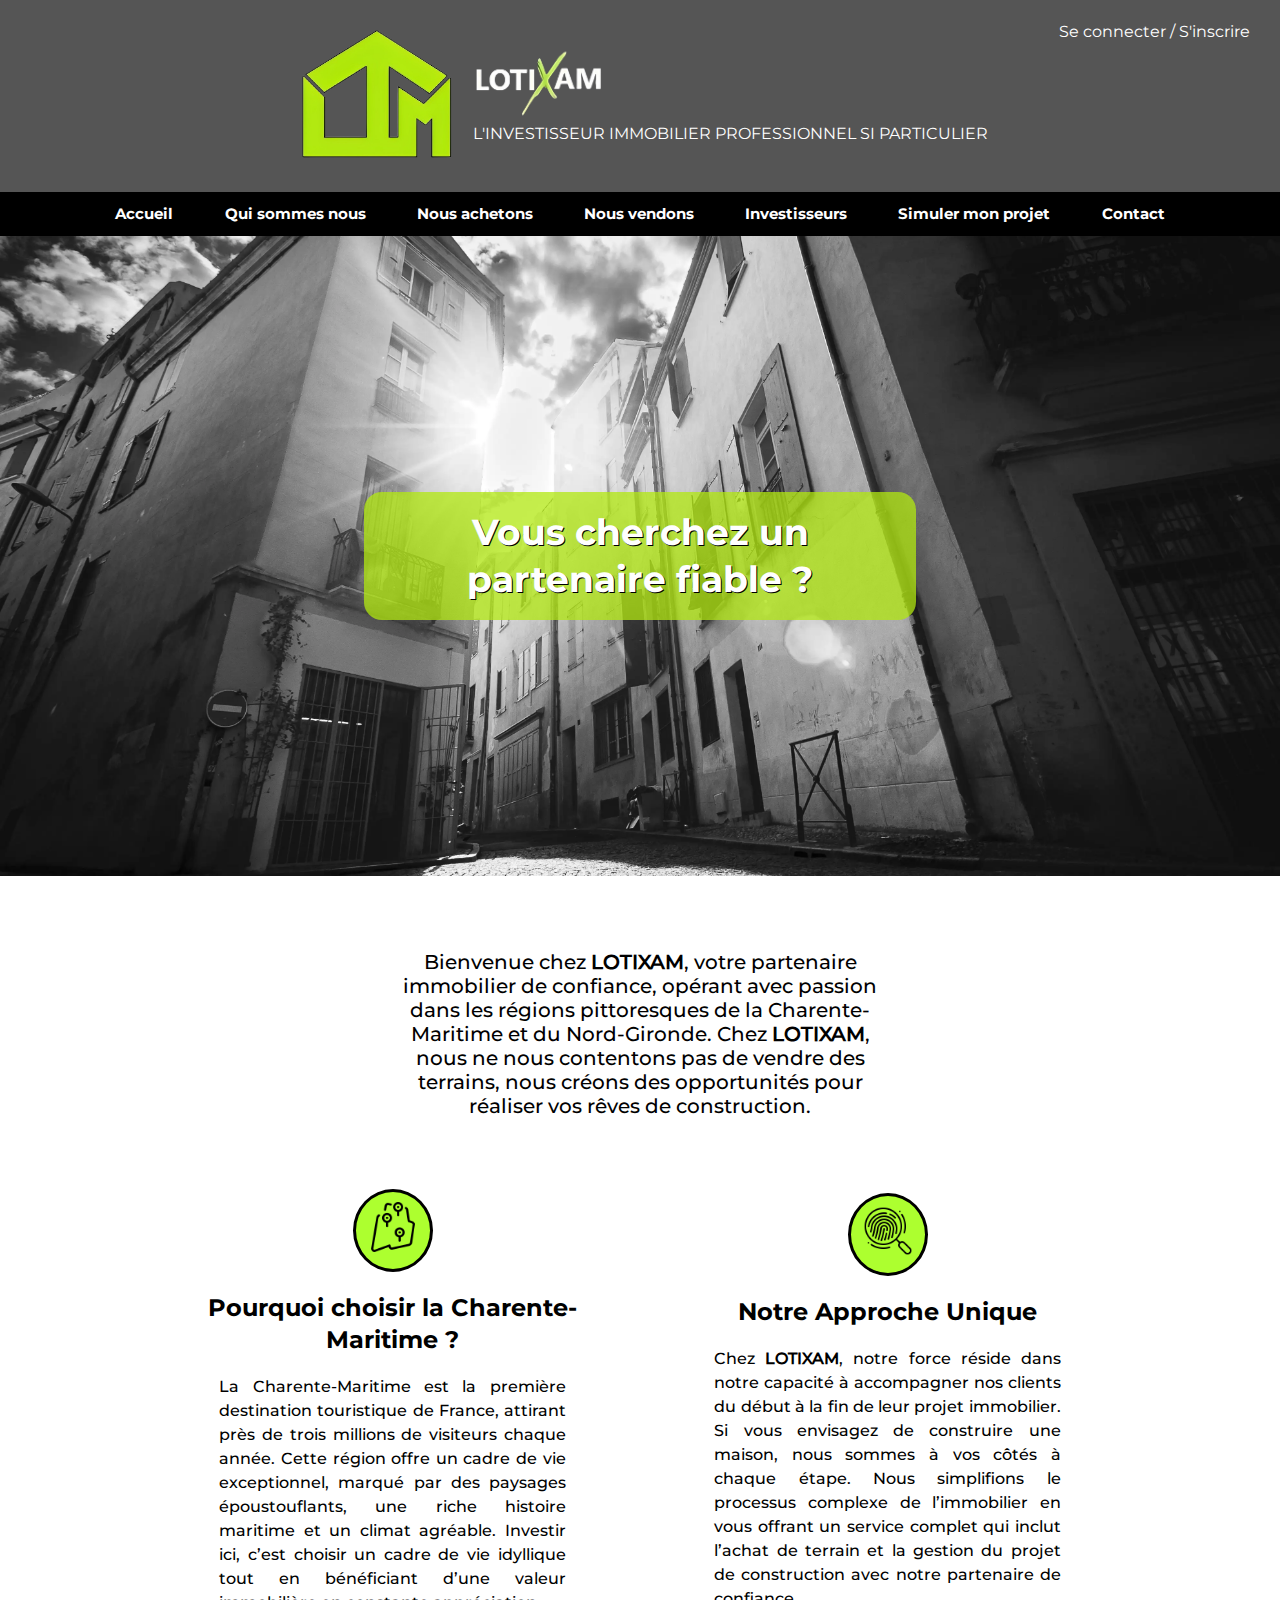
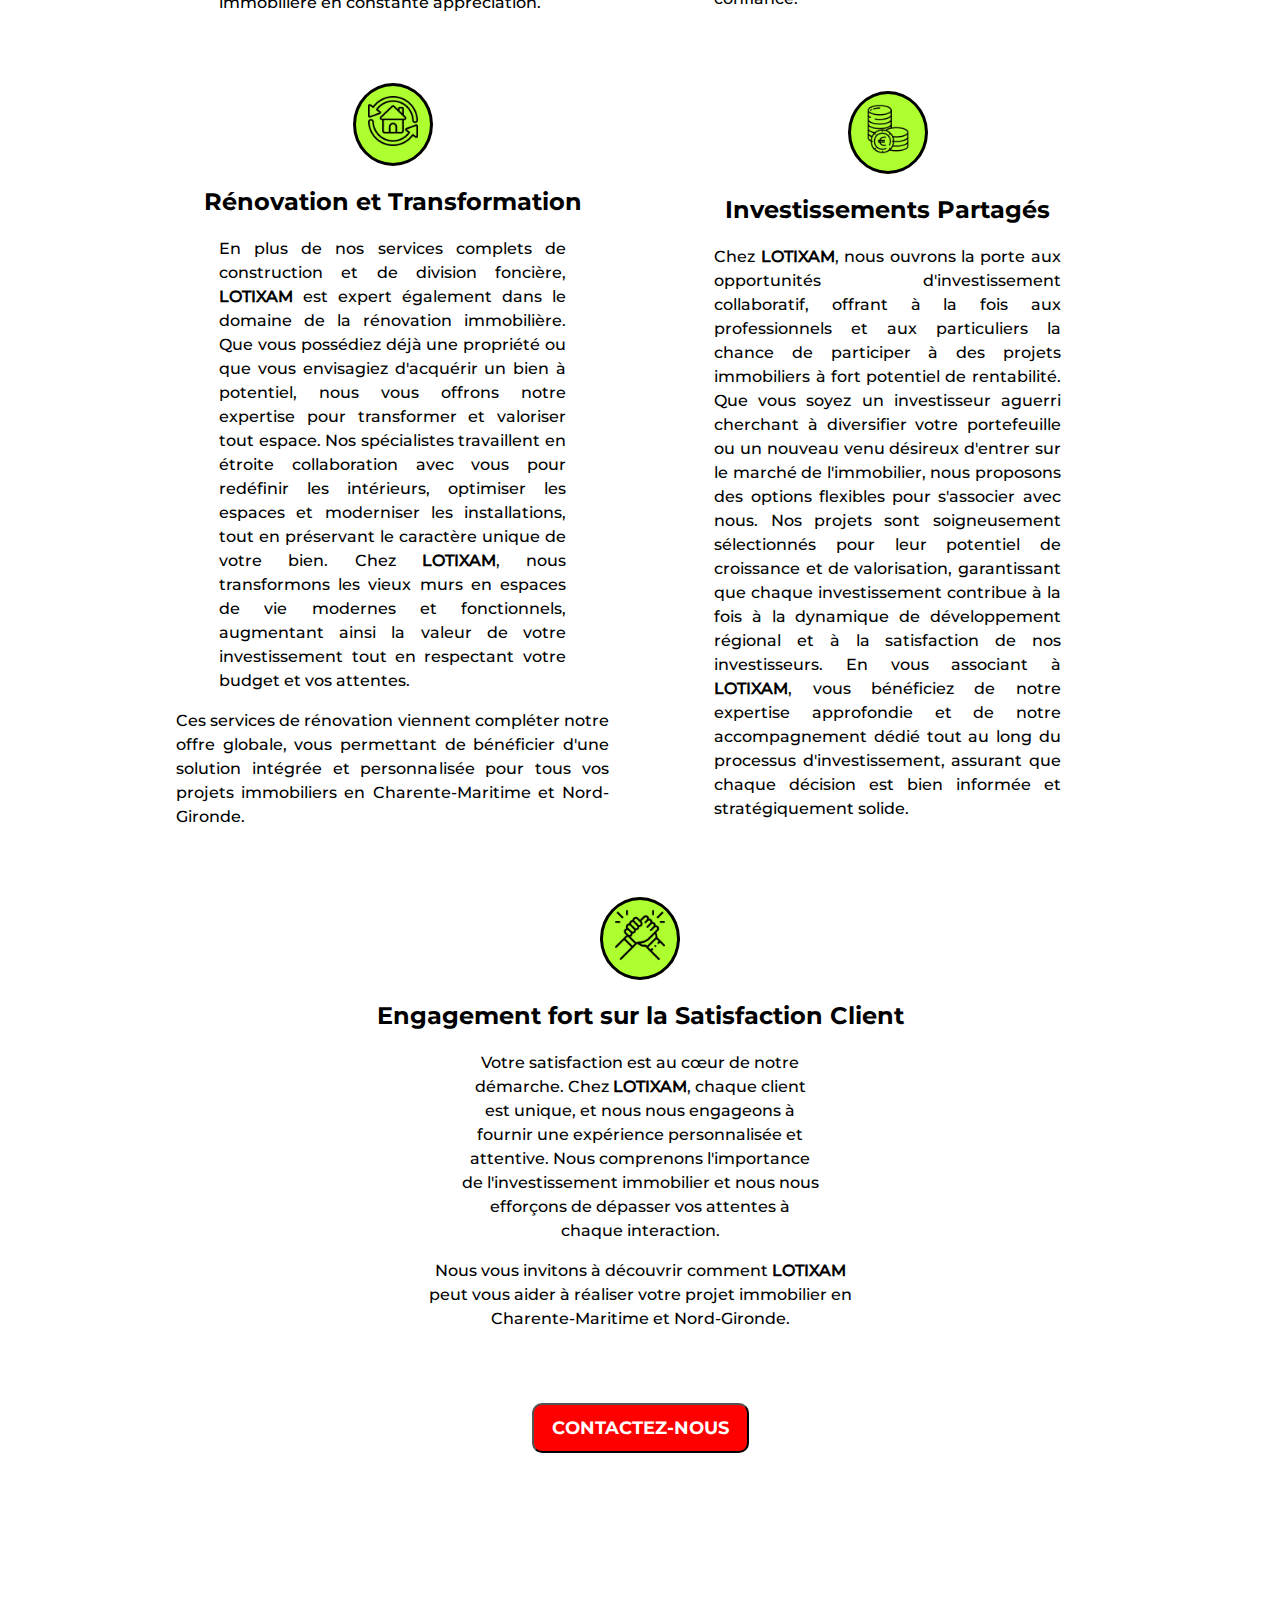
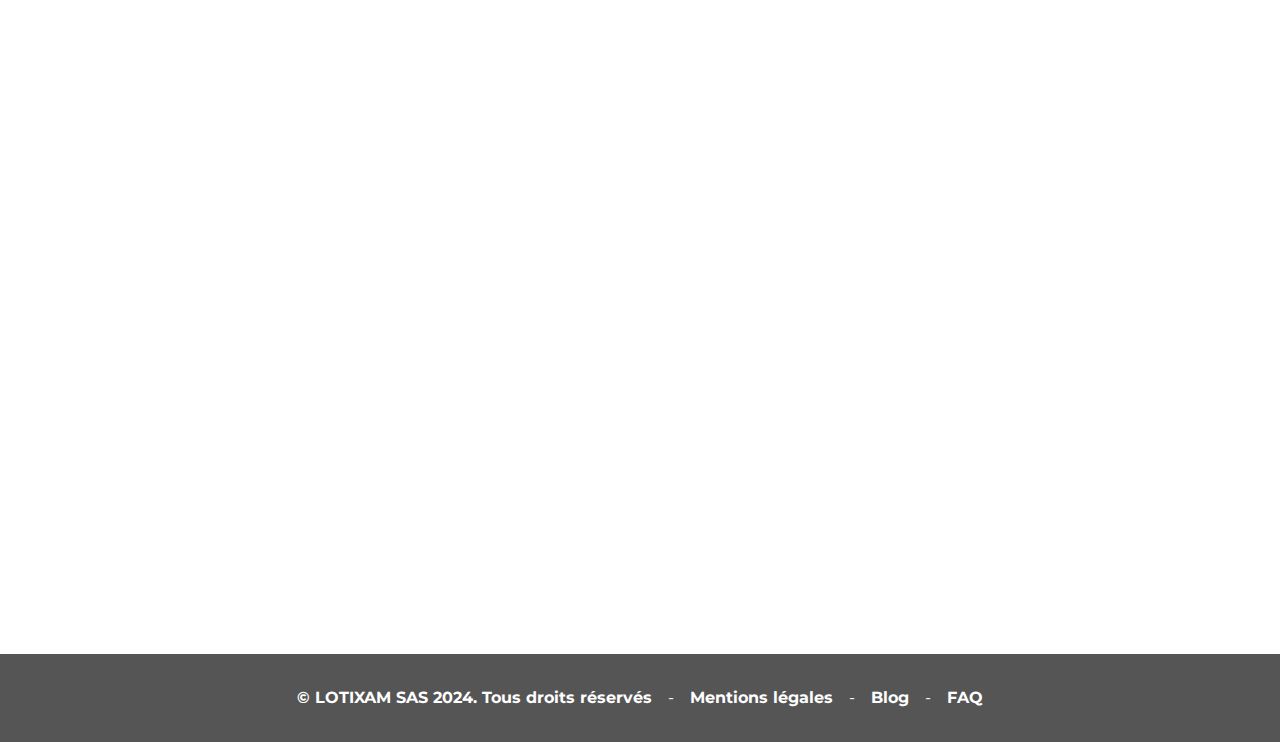
<file: html/simulation.html>
<!DOCTYPE html>
<html lang="fr">
    <head>
        <meta charset="utf-8">
        <meta name="viewport" content="width=device-width,initial-scale=1" />
        
        <title>Lotixam - Welcome</title>
        <link href="../img/logo.png" rel="icon" type="image/x-icon">
    
        <link href="../css/common.css" rel="stylesheet">
        <link href="../css/welcome.css" rel="stylesheet">
        <link href="../css/banniere/banniere.css" rel="stylesheet">
        <link href="../css/foot.css" rel="stylesheet">
        <script src="../script/welcome.js"></script>

    </head>
    <body id="page">
        <!--Bannière-->
        <div id="banniere">

            <div class="sign ">
                <a href="../php/sign.php">Se connecter / S'inscrire</a>
            </div>

            <div id="logo">
                <img src="../img/logo.png" width="170">
                <div id="devanture">
                    <img src="../img/lotixam.png" width="150">
                    <label id="sentence">L'INVESTISSEUR IMMOBILIER PROFESSIONNEL SI PARTICULIER</label>
                </div>
            </div>
            <!-- Type de lien en mode Bureau -->
            <div id="liens">
                <div>
                    <a href="./index.html" class="sous-liens">
                        Accueil
                    </a>
                </div>
                <div>
                    <a href="./about.html" class="sous-liens">
                        Qui sommes nous
                    </a>
                </div>
                <div>
                    <a href="./seller.html" class="sous-liens">
                        Nous achetons
                    </a>
                </div>
                <div>
                    <a href="./buyer.html" class="sous-liens">
                        Nous vendons
                    </a>
                </div>
                <div>
                    <a href="./investor.html" class="sous-liens">
                        Investisseurs
                    </a>
                </div>
                <div>
                    <a href="./simulation.html" class="sous-liens">
                        Simuler mon projet
                    </a>
                </div>
                <div>
                    <a href="../php/contact.php?prev=simulation&amp;button=false" class="sous-liens">
                        Contact
                    </a>
                </div>
            </div>
            
            <!-- Structure du menu hamburger -->
            <div class="menu-toggle">
                <input type="checkbox" id="toggle">
                <label for="toggle">&#9776;</label> <!-- icône du menu hamburger -->
                <ul class="menu">
                    <li class="liens"><a href="./index.html">Accueil</a></li>
                    <li class="liens"><a href="./about.html">Qui sommes nous</a></li>
                    <li class="liens"><a href="./seller.html">Nous achetons</a></li>
                    <li class="liens"><a href="./buyer.html">Nous vendons</a></li>
                    <li class="liens"><a href="./investor.html">Investisseurs</a></li>
                    <li class="liens"><a href="./simulation.html">Simuler mon projet</a></li>
                    <li class="liens"><a href="../php/contact.php?prev=simulation&amp;button=false">Contact</a></li>
                    <li class="liens"><a href="../php/sign.php">Mon compte</a></li>
                </ul>
            </div>
        </div>

        <!--Corps de la page-->

        <!-- Image de Cannelle -->
        <div id="image">
            <div class="image_text">
                <div>
                    <h1>Vous cherchez un partenaire fiable ?</h1>
                </div>
            </div>
        </div>

        <!-- - Corps principal -->
        <div class="content" style="margin: 1em;">

            <!-- Bienvenue -->
            <div id="paragraphe1" class="para">
                <div class="elem1"></div>
                <div class="elem2"></div>
                <p>
                    Bienvenue chez <b>LOTIXAM</b>, votre partenaire immobilier de confiance, opérant avec passion dans les régions
                    pittoresques de la
                    Charente-Maritime et du Nord-Gironde. Chez <b>LOTIXAM</b>, nous ne nous contentons pas de vendre des terrains, nous créons
                    des
                    opportunités pour réaliser vos rêves de construction.
                </p>
            </div>

            <!-- Tableau  /!\-->
            <table>
                <tr>
                    <td>
                        <div class="h2-icons-zone">
                            <div class="h2-icons">
                                <img src="../img/zone-avec-epingles.png" width="50">
                            </div>
                        </div>
                        <h2>Pourquoi choisir la Charente-Maritime ?</h2>
                        <div id="paragraphe2" class="para">
                            <div class="elem1"></div>
                            <div class="elem2">
                                <p>
                                    La Charente-Maritime est la première destination touristique de France, attirant près de trois millions de
                                    visiteurs chaque année. Cette région offre un cadre de vie exceptionnel, marqué par des paysages époustouflants, une
                                    riche histoire maritime et un climat agréable. Investir ici, c’est choisir un cadre de vie idyllique tout en
                                    bénéficiant
                                    d’une valeur immobilière en constante appréciation.
                                </p>
                            </div>
                        </div>
                    </td>
                    <td>
                        <div class="h2-icons-zone">
                            <div class="h2-icons">
                                <img src="../img/identification.png" width="50">
                            </div>
                        </div>
                        <h2>Notre Approche Unique</h2>
                        <div id="paragraphe3" class="para">
                            <div class="elem1"></div>
                            <div class="elem2">
                                <p>
                                    Chez <b>LOTIXAM</b>, notre force réside dans notre capacité à accompagner nos clients du début à la fin de leur
                                    projet
                                    immobilier. Si vous envisagez de construire une maison, nous sommes à vos côtés à chaque étape. Nous simplifions le
                                    processus complexe de l’immobilier en vous offrant un service complet qui inclut l’achat de terrain
                                    et la gestion du projet de construction avec notre partenaire de confiance.
                                </p>
                            </div>
                        </div>
                    </td>
                </tr>
                <tr>
                    <td>
                        <div class="h2-icons-zone">
                            <div class="h2-icons">
                                <img src="../img/renover.png" width="50">
                            </div>
                        </div>
                        <h2>Rénovation et Transformation</h2>
                        <div id="paragraphe4" class="para">
                            <div class="elem1"></div>
                            <div class="elem2">
                                <p>
                                    En plus de nos services complets de construction et de division foncière, <b>LOTIXAM</b> est expert
                                    également dans
                                    le domaine de
                                    la rénovation immobilière. Que vous possédiez déjà une propriété ou que vous envisagiez d'acquérir un bien à
                                    potentiel,
                                    nous vous offrons notre expertise pour transformer et valoriser tout espace. Nos spécialistes travaillent en
                                    étroite
                                    collaboration avec vous pour redéfinir les intérieurs, optimiser les espaces et moderniser les
                                    installations, tout
                                    en
                                    préservant le caractère unique de votre bien. Chez <b>LOTIXAM</b>, nous transformons les vieux murs en
                                    espaces de vie
                                    modernes
                                    et fonctionnels, augmentant ainsi la valeur de votre investissement tout en respectant votre budget et vos
                                    attentes.
                                </p>
                            </div>
                        </div>
                        <p>
                            Ces services de rénovation viennent compléter notre offre globale, vous permettant de bénéficier d'une solution
                            intégrée
                            et personnalisée pour tous vos projets immobiliers en Charente-Maritime et Nord-Gironde.
                        </p>
                    </td>
                    <td>
                        <div class="h2-icons-zone">
                            <div class="h2-icons">
                                <img src="../img/euro.png" width="50">
                            </div>
                        </div>
                        <h2>Investissements Partagés</h2>
                        <div id="paragraphe5" class="para">
                            <div class="elem1"></div>
                            <div class="elem2">
                                <p>
                                    Chez <b>LOTIXAM</b>, nous ouvrons la porte aux opportunités d'investissement collaboratif, offrant à la fois
                                    aux
                                    professionnels
                                    et aux particuliers la chance de participer à des projets immobiliers à fort potentiel de rentabilité. Que
                                    vous
                                    soyez un
                                    investisseur aguerri cherchant à diversifier votre portefeuille ou un nouveau venu désireux d'entrer sur le
                                    marché
                                    de
                                    l'immobilier, nous proposons des options flexibles pour s'associer avec nous.
                        
                                    Nos projets sont soigneusement sélectionnés pour leur potentiel de croissance et de valorisation,
                                    garantissant que
                                    chaque investissement contribue à la fois à la dynamique de développement régional et à la satisfaction de
                                    nos
                                    investisseurs. En vous associant à <b>LOTIXAM</b>, vous bénéficiez de notre expertise approfondie et de
                                    notre
                                    accompagnement
                                    dédié tout au long du processus d'investissement, assurant que chaque décision est bien informée et
                                    stratégiquement
                                    solide.
                                </p>
                            </div>
                        </div>
                    </td>
                </tr>
                <tr>
                    <td colspan="2">
                        <div class="h2-icons-zone">
                            <div class="h2-icons">
                                <img src="../img/engagement.png" width="50">
                            </div>
                        </div>
                        <h2>Engagement fort sur la Satisfaction Client</h2>
                        <div id="paragraphe6" class="para">
                            <div class="elem1"></div>
                            <div class="elem2">
                                <p>
                                    Votre satisfaction est au cœur de notre démarche. Chez <b>LOTIXAM</b>, chaque client est unique, et nous
                                    nous
                                    engageons à
                                    fournir une expérience personnalisée et attentive. Nous comprenons l'importance de l'investissement
                                    immobilier et
                                    nous
                                    nous efforçons de dépasser vos attentes à chaque interaction.
                                </p>
                            </div>
                            <p>
                                Nous vous invitons à découvrir comment <b>LOTIXAM</b> peut vous aider à réaliser votre projet immobilier en
                                Charente-Maritime
                                et Nord-Gironde.
                            </p>
                            <div class="contact" id="contact-welcome">
                                <button class="contact-button" id="contact-button-index-1">CONTACTEZ-NOUS</button>
                            </div>
                        </div>
                    </td>
                </tr>
            </table>
        </div> <!-- Fin des paragraphes -->
        <div class="youtube">
            <iframe class="youtube-video" width="1020" height="630" src="https://www.youtube.com/embed/0gV9y0RF2Uk?si=D0ktrHVkjhMwHwHv"
                title="YouTube video player" frameborder="0"
                allow="accelerometer; autoplay; clipboard-write; encrypted-media; gyroscope; picture-in-picture; web-share"
                referrerpolicy="strict-origin-when-cross-origin" allowfullscreen>
            </iframe>
        </div>
    </body>
    <footer>
        <div>
            <b>© LOTIXAM SAS 2024. Tous droits réservés</b>
        </div>
        <div class="separator">-</div>            <div>
            <a href="#">Mentions légales</a>
        </div>
        <div class="separator">-</div>
        <div>
            <a href="https://blog.lotixam.fr/">Blog</a>
        </div>
        <div class="separator">-</div>
        <div>
            <a href="https://faq.lotixam.fr/">FAQ</a>
        </div>
    </footer>
</html>
</file>
<file: css/common.css>
@font-face {
    font-family: Montserrat;
    src: url('../fonts/Montserrat.ttf') format('truetype');
    font-display: swap;
}

@font-face {
    font-family: Montserrat-Bold;
    src: url("../fonts/static/Montserrat-Bold.ttf") format("truetype");
    font-display: swap;
}

@font-face {
    font-family: Montserrat-Medium;
    src: url("../fonts/static/Montserrat-Medium.ttf");
    font-display: swap;
}

#page {
    margin: 0;
    padding: auto;
    font-family: Montserrat;
    /*
    background-color: #555557;
    color: white;
    */
}

html {
    width: 100%;
}

.contact {
    display: flex;
    justify-content: center;
    padding-bottom: 20px;
    padding-top: 20px;
}

@keyframes buttonFadeIn {
    from {
        background-color: rgb(179, 30, 30);
    }

    to {
        background-color: green;
    }
}

@keyframes buttonFadeIn {
    from {
        background-color: rgb(179, 30, 30);
    }

    to {
        background-color: green;
    }
}

.longueur {
    width: 100%;
    height: 12em;
    background-color: #b1e810;
    color: black;
    overflow: hidden;
}

.entete {
    padding: 20px;
    padding-left: 10%;
}


.contact-button {
    padding-left: 1em;
    padding-right: 1em;
    padding-top: 12px;
    padding-bottom: 12px;
    background-color: #ff0000;
    color: white;
    font-family: Montserrat-Bold;
    font-size: 30px;
    border-radius: 10px;
    transition: background-color 100ms ease-out;
}

green {
    color: #8db80c;
    font-family: Montserrat-Bold;
}

body h2 {
    line-height: 130%;
}

@media screen and (max-width: 900px) {
    .contact-button {
        font-size: 20px;
    }
}

@media screen and (min-width: 900px) {
    body {
        line-height: 150%;
    }

    body h1{
        line-height: 130%;
    }
}

input:checked {
    background-color: #b1ea0c;
}

.contact-button:hover {
    background: #b1ea0c;
}

p {
    font-family: Montserrat-Medium;
    
}

a {
    font-family: Montserrat-Bold;
    text-decoration: none;
    color: white;
    transition: color 250ms ease-out 100ms;
}

a:hover {
    color: #8db80c;
}

@keyframes fadeIn {
    from {
        opacity: 0;
    }

    to {
        opacity: 1;
    }
}

/* Barre de défilement principale */
::-webkit-scrollbar {
    width: 12px;
    /* Largeur de la barre de défilement */
    scrollbar-gutter: both;
    cursor: default;
}

/* Barre de défilement sur l'axe horizontal */
::-webkit-scrollbar-thumb {
    background-color: #888;
    /* Couleur de fond de la barre de défilement */
    border-radius: 7px;
    /* Rayon des coins de la barre de défilement */
    border: 3px solid transparent;
}

/* Flèche en haut et en bas de la barre de défilement */
::-webkit-scrollbar-button {
    display: none;
    /* Masquer les flèches */
}

/* Piste de la barre de défilement */
::-webkit-scrollbar-track {
    background-color: #f1f1f1;
    transition: background-color 0.8s ease;
    /* Couleur de fond de la piste */
}

/* Effet de transition au survol de la barre de défilement */
::-webkit-scrollbar-thumb:hover {
    background-color: #686868;
}

::-webkit-scrollbar-thumb:active {
    background-color: #4d4d4d;
}
</file>
<file: css/investor.css>
.content {
    text-align: justify;
    padding-top: 3%;
    padding-bottom: 1%;
    padding-left: 10%;
    padding-right: 10%;
}

.longueur {
    width: 100%;
    height: 12em;
    background-color: #b1e810;
    color: black;
    overflow: hidden;
}

.promotion {
    text-align: center;
}

.promotion a {
    color: black;
}

.promotion a:hover {
    color: #638500;
}

.encadre {
    border-radius: 5px;
    border: double;
    border-width: 10px;
    padding: 10px;
}

.entete {
    padding: 20px;
    padding-left: 10%;
}

.logo-investor {
    width: 50px;
}

.h1-up {
    font-size: 50px;
}

#investor-table {
    margin-top: 5%;
}

.p-up {
    font-size: 18px;
}

.photo-investor {
    display: flex;
    justify-content: right;
    align-items: center;
}

a {
    font-family: Montserrat-Bold;
    text-decoration: none;
    color: white;
    transition: color 250ms ease-out 100ms;
}

a:hover {
    color: #b1e810;
}


#contact-welcome {
    padding-top: 1em;
}

#contact-button-index-1 {
    font-size: large;
    margin-top: 40px;
    margin-bottom: 40px;
}

h2 {
    font-family: Montserrat-Bold;
    
    text-align: center;
}

.result-line {
    text-align: center;
}

.h2-icons-zone {
    display: flex;
    justify-content: center;
    padding-top: 3em;
    padding-bottom: 30px ;
}

.h2-icons {
    padding-top: 10px;
    padding-bottom: 10px;
    padding-right: 12px;
    padding-left: 12px;
    background-color: greenyellow;
    border-radius: 50%;
    border: solid;
}

.img-1 {
    height: 800px;
    width: auto
}

.mounth {
    color: #8db80c;
    font-family: Montserrat-Bold;
}


.stonks {
    display: flex;
    justify-content: center;
    align-items: center;
    padding-top: 25px;
    padding-bottom: 25px;
}
.result {
    text-decoration: underline;
    text-decoration-style: solid;
    text-decoration-thickness: 4px;
    text-decoration-color: currentColor;
    /* color: #09bb94; */
    color: black;
    font-family: Montserrat-Bold;
    font-size: 22px;

}

.liste-conditons li {
    padding-bottom: 20px;
}

.liste-conditons li:last-child {
    padding-bottom: 0px;
}

@media screen and (min-width: 1200px) {

    .body-main {
        padding-left: 90px;
        padding-right: 90px;
    }

    .img-1 {
        padding-right: 25%;
    }

    #p-up-1 {
        margin-right: 70px;
        margin-left: 10px;
    }

    #exemple {
        padding-left: 10%;
        padding-right: 10%;
        margin-top: 50px;
    }

    .youtube {
        display: flex;
        justify-content: center;
        align-items: center;
    }

    #paragraphe1 {
        font-size: 20px;
        padding-left: 240px;
        padding-right: 240px;
        text-align: center;
    }

    .image_text {
        width: 40%;
        padding-top: 0px;
        padding-bottom: 0px;
        font-size: 18px;
        height: 20%;
    }

    #paragraphe6 {
        padding-left: 240px;
        padding-right: 240px;
        text-align: center;
    }

    .conditions {
        padding-top: 40px;
    }

}

table {
    width: 100%;
    /* Pour que la table occupe toute la largeur disponible */
}

td {
    /* Assurez-vous que toutes les cellules ont une largeur équitable */
    width: 50%;
    /* Divise la largeur de la table en deux */
    padding-left: 30px;
    padding-right: 30px;
}

.loading {
    font-size: 40px;
}

.special-td {
     width: 30%;
         /*Divise la largeur de la table en deux*/
    padding-left: 30px;
    padding-right: 30px;
}

@media screen and (max-width: 900px) {

    .logo-investor {
            width: 50px;
        }

    .special-td {
        display: block;
        width: 84%;
    }

    .photo-investor {
        display: block;
        width: 100%;
        align-items: center;
        justify-content: center;
    }

    .h1-up {
        font-size: 200%;

    }

    .p-up {
        font-size: 17px;
        padding-left: 10px;
        padding-right: 10px;
        text-align: justify;
        line-height: 150%;
    }

    .img-1 {
        width: 100%;
        height: auto;
    }

    .youtube-video {
        padding-top: 30px;
        width: 100%;
        height: 200px;
    }
    
    #image {
        height: 20em;
    }

    .content {
        text-align: justify;
        padding-top: 5%;
        padding-bottom: 0px;
        padding-left: 0px;
        padding-right: 0px;
    }

    table {
        /* Annulez la disposition en tableau et restaurez la disposition normale */
        display: block;
        width: 100%;
    }

    td {
        /* Annulez les styles de cellule de tableau */
        display: block;
        width: 100%;
        padding-left: 0px;
        padding-right: 0px;
    }

    .second-row {
        display: flex;
        flex-direction: column-reverse;
    }

    .belle-espacement {
        padding-top: 30px;
        padding-bottom: 30px;
    }

    .conditions {
        padding-right: 20px;
    }
}

.carousel {
    display: flex;
    overflow-x: auto;
    scroll-snap-type: x mandatory;
}

.nota-bene {
    padding-top: 70px;
    padding-left: 30px;
    font-size: 15px;
}

.carousel-item {
    flex: 0 0 100%;
    scroll-snap-align: start;
    width: 100%;
    position: relative;
}

.attention {
    padding-left: 15px;
    padding-right: 15px;
    display: flex;
    justify-content: center;
    align-items: center;
    text-align: justify;
}
</file>
<file: css/banniere/banniere.css>
#banniere {
    /* Type de display*/
    display: flex;
    flex-direction: column;

    /* La forme */
    background-color: #555555;
    padding: 0;
    justify-content: center;

    /* Les alignements */
    align-items: center;
    object-fit: contain;
    width: 100%;
}

.image-filter {
    filter: invert(100%);
    -webkit-filter: invert(100%);
    transition: filter 0.3s;
}

a:hover {
    color: #b1e810;
}
.sous-liens {
    display: flex;
    flex-direction: column;
    justify-content: center;
    align-items: center;
}

.sous-liens br {

    content: "";
    display: block;
    margin-bottom: 10px;

}

#logo {
    display: flex;
    resize: none;
    object-fit: contain;
}

#devanture {
    display: flex;
    object-fit: contain;
    color: white;
    flex-direction: column;
    justify-content: center;
}

#liens {
    display: flex;
    flex-direction: row;
    text-decoration: none;
    justify-content: center;
    align-items: baseline;
    width: 100%;
    font-size: 15px;
    background-color: black;
    padding-bottom: 10px;
    padding-top: 10px;
    margin-top: 23px;
}

#liens div {
    padding-left: 2%;
    padding-right: 2%;
}

.sign {
    position: absolute;
    right: 30px;
    top: 20px;
}

.sign a {
    font-family: Montserrat;
}

.br1 {
    line-height: -120px;
}

@media screen and (min-width: 1200px) {
    #banniere #logo img {
        margin-top: 23px;
    }
}

@media screen and (max-width: 1200px) {

    .sign {
        display: none;
    }

    #liens {
        display: flex;
        flex-direction: column;
        text-decoration: none;
        padding: 1em;
        justify-content:space-around;
        align-items: center;
        width: 80%;
        font-size: 30;
        display: none;
    }
    
    #logo {
        display: flex;
        resize: none;
        object-fit: contain;
        flex-direction: column;
        justify-content: center;
        align-items: center;
    }

    #logo img[width="170"] {
        margin-top: 23px;
    }
    
    #devanture {
        justify-content: center;
            align-items: center;
            text-align: center;
            font-size: 20px;
    }
}

#sentence {
    padding-left: 0.7em;
    padding-bottom: 1em;
}

.menu-toggle {
    display: none;
    position: absolute;
    top: 10px;
    /* Ajustez la position verticale selon vos besoins */
    left: 10px;
    /* Ajustez la position horizontale selon vos besoins */
}

.menu-toggle label {
    display: block;
    padding: 10px;
    cursor: pointer;
    font-size: 40px;
    color: white;
}

.menu {
    list-style-type: none;
    margin: 0;
    padding: 0;
    display: none;
    /* Masque le menu par défaut sur mobile */
    background-color: #f9f9f9;
    position: absolute;
    top: calc(100% + 10px);
    /* Utilisation de calc pour ajouter un espace entre le bouton et le menu */
    left: 0;
    width: calc(100% + 200px);
    /* Utilisation de calc pour ajuster la largeur du menu */
    text-align: center;
    border-radius: 5px;
    border: solid;
    /* Ajout d'une bordure arrondie */
    transition: display 250ms ease-out;
}

.menu li {
    padding: 15px;
    /*border-bottom: 1px solid #5f5f5f;*/
    position: relative;
}

.menu li:last-child {
    border-bottom: none;
}

.menu li:not(:last-child)::after {
    content: '';
    /* Ajoute un contenu pseudo-élément */
    position: absolute;
    /* Position absolue pour les séparateurs */
    bottom: 0;
    /* Place les séparateurs au bas de chaque élément */
    left: 50px;
    /* Ajustez la position des séparateurs selon vos besoins */
    right: 50px;
    /* Ajustez la position des séparateurs selon vos besoins */
    border-bottom: 1px solid #363636;
    /* Style du séparateur */
}
.menu a {
    text-decoration: none;
    color: black;
}

/* Affiche le menu lorsqu'il est coché */
.menu-toggle input[type="checkbox"]:checked~.menu {
    display: block;
}

.menu-toggle input[type="checkbox"] {
    display: none;
    /* Masque la case à cocher par défaut */
}

/* Affiche le menu sur mobile */
@media screen and (max-width: 1200px) {
    .menu-toggle {
        display: block;
        z-index: 10;
    }
}
</file>
<file: css/foot.css>
footer {
    margin-top: 5em;
    display: flex;
    flex-direction: row;
    justify-content: center;
    background-color: #555555;
    color: white;
    padding: 2em;
    width: auto;
}

.separator {
    padding-left: 1em;
    padding-right: 1em;
}

@media screen and (max-width: 1200px) {
    footer {
        display: flex;
        flex-direction: column;
        justify-content: start;
        background-color: #555555;
        text-align: center;
    }

    footer div {
        padding-top: 20px;
    }

    .separator {
        display: none;
        padding-top: 0px;
        padding-bottom: 0px;
    }
}
</file>
<file: css/about.css>
.longueur {
    width: 100%;
    height: 12em;
    background-color: #b1e810;
    color: black;
    overflow: hidden;
}

.entete {
    padding: 20px;
    padding-left: 10%;
}
.h1-up {
    font-size: 50px;
}
a {
    font-family: Montserrat-Bold;
    text-decoration: none;
    color: white;
    transition: color 250ms ease-out 100ms;
}

a:hover {
    color: #b1e810;
}


#contact-welcome {
    padding-top: 1em;
}

#contact-button-index-1 {
    font-size: large;
    margin-top: 40px;
    margin-bottom: 40px;
}

h2 {
    font-family: Montserrat-Bold;
    text-align: center;
    font-size: 120%;
}

table {
    width: 100%;
    /* Pour que la table occupe toute la largeur disponible */
}

td {
    /* Assurez-vous que toutes les cellules ont une largeur équitable */
    width: 50%;
    /* Divise la largeur de la table en deux */
    padding-left: 30px;
    padding-right: 30px;
}

.body-main {
    display: flex;
    flex-direction: column;
    justify-content: center;
    align-items: center;
    margin-top: 2%;
    margin-bottom: 2%;
}

.diagramm {
    display: flex;
    justify-content: center;
    align-items: center;
}

.trait {
    width: 15%;
    height: 5px;
    background-color: black;
}

.summary {
    display: flex;
    justify-content: left;
    align-items: center;
    background-image: url("https://cdn.lotixam.fr/img/MG_5804.jpg");
    background-position: center;
    background-size: cover;
    background-position-y: 90%;
    background-repeat: no-repeat;
    width: 90%;
    height: 800px;
}

.one {
    margin-top: 10%;
}

.three {
    margin-bottom: 10%;
}

.text-sumary {
    display: flex;
    flex-direction: column;
    justify-content: space-around;
    align-items: center;
    width: 30%;
    height: 85%;
    background-color: rgba(255, 255, 255, 0.8);
    border-radius: 20px;
    margin: 5%;
    color: black;
    font-family: Montserrat-Bold;
    font-size: 30px;
}

.center {
    display: flex;
    justify-content: center;
    align-items: center;
    flex-direction: column;
}

.right {
    display: flex;
    justify-content: right;
    align-items: center;
}

.left {
    display: flex;
    justify-content: left;
    align-items: center;
}

.margin-top-div {
    margin-top: 30px;
}

.padding-top-div {
    padding-top: 40px;
}

.texte {
    text-align: justify;
}

.texte-left {
    padding-right: 10%;
}

.texte-right {
    padding-left: 10%;
}

.enter-txt {
    align-items: center;
    height: 100%;
}

@media screen and (min-width: 900px) {

    .paragraphe {
        padding-left: 5%;
        padding-right: 5%;
        display: flex;
        flex-direction: row;
        justify-content: space-between;
        align-items: center;
    }

    .image-diag {
        width: 50%;
    }

    .zone-d-influence {
        font-size: 30px;
    }

    .main {
        padding-left: 10%;
        padding-right: 10%;
    }

    .moitier {
        width: 50% !important;
        height: 100%;
    }

    .texte {
        font-size: 20px;
    }
}

@media screen and (max-width: 900px) {

    .contact-pc {
        display: none;
    }

    .texte-left {
        padding-right: 10%;
        padding-left: 10%;
    }

    .texte-right {
        padding-right: 10%;
        padding-left: 10%;
    }

    #para2 {
        display: flex;
        flex-direction: column-reverse;
    }

    .image-diag {
        width: 100%;
    }

    table {
        /* Annulez la disposition en tableau et restaurez la disposition normale */
        display: block;
        width: 100%;
    }

    .summary {
        background-position-x: 60%;
        background-position-y: 0%;
        height: 500px;
        background-size: 270%;
        justify-content: center;
    }

    td {
        /* Annulez les styles de cellule de tableau */
        display: block;
        width: 100%;
        padding-left: 0px;
        padding-right: 0px;
    }

    .right {
        display: flex;
        justify-content: center;
        align-items: center;
    }

    .image {
        width: 100%;
    }

    .h1-up {
            font-size: 200%;
    }

    .text-sumary {
        width: 80%;
    }

    .zone-d-influence {
        align-content: center;
        padding-left: 20px;
        padding-right: 20px;
    }
}
</file>
<file: css/legals.css>
.legals span {
    text-align: justify;
}

a#tel {
    font-family: Montserrat-Bold;
    text-decoration: none;
    color: black;
    transition: color 250ms ease-out 100ms;
}

a#tel:hover {
    color: #8db80c;
}

h1 {
    margin-top: 60px;
}

@media screen and (min-width: 1200px) {
    .legals {
        padding-left: 20% !important;
        padding-right: 20% !important;
    }
}

@media screen and (max-width: 1200px) {
    .legals {
        padding-left: 10% !important;
        padding-right: 10% !important;
    }
}
</file>
<file: css/seller.css>
.content {
    text-align: justify;
    padding-top: 3%;
    padding-bottom: 1%;
    padding-left: 10%;
    padding-right: 10%;
}

.third-row {
    padding: 15px;
    margin-top: 25px;
    line-height: 1.5;
    font-size: 18px;
}

.longueur {
    width: 100%;
    height: 12em;
    background-color: #b1e810;
    color: black;
    overflow: hidden;
}

.encadre {
    border-radius: 5px;
    border: double;
    border-width: 10px;
    padding: 10px;
}

.entete {
    padding: 20px;
    padding-left: 10%;
}

.logo-investor {
    width: 50px;
}

.h1-up {
    font-size: 50px;
}

#investor-table {
    margin-top: 5%;
}

.p-up {
    font-size: 18px;
}

.photo-investor {
    display: flex;
    justify-content: right;
    align-items: center;
}

a {
    font-family: Montserrat-Bold;
    text-decoration: none;
    color: white;
    transition: color 250ms ease-out 100ms;
}

a:hover {
    color: #b1e810;
}


#contact-welcome {
    padding-top: 1em;
}

#contact-button-index-1 {
    font-size: large;
    margin-top: 40px;
    margin-bottom: 40px;
}

h2 {
    font-family: Montserrat-Bold;
    
    text-align: center;
}

.result-line {
    text-align: center;
}

.h2-icons-zone {
    display: flex;
    justify-content: center;
    padding-top: 3em;
    padding-bottom: 30px ;
}

.h2-icons {
    padding-top: 10px;
    padding-bottom: 10px;
    padding-right: 12px;
    padding-left: 12px;
    background-color: greenyellow;
    border-radius: 50%;
    border: solid;
}

.img-1 {
    height: 800px;
    width: auto
}

.mounth {
    color: #8db80c;
    font-family: Montserrat-Bold;
}


.stonks {
    display: flex;
    justify-content: center;
    align-items: center;
    padding-top: 25px;
    padding-bottom: 25px;
}
.result {
    text-decoration: underline;
    text-decoration-style: solid;
    text-decoration-thickness: 4px;
    text-decoration-color: currentColor;
    /* color: #09bb94; */
    color: black;
    font-family: Montserrat-Bold;
    font-size: 22px;
}

.liste-conditons li {
    padding-bottom: 20px;
}

.liste-conditons li:last-child {
    padding-bottom: 0px;
}

@media screen and (min-width: 1200px) {

    .version-pc {
        display: block;
        font-size: 18px;
    }

    .version-mobile {
        display: none;
        font-size: 18px;
    }

    .third-row {
        padding-left: 10%;
        padding-right: 10%;
    }

    .p-up .introduction {
        line-height: 150%;
    }

    .body-main {
        padding-left: 90px;
        padding-right: 90px;
    }

    .img-1 {
        padding-right: 25%;
    }

    #p-up-1 {
        margin-right: 70px;
        margin-left: 10px;
    }

    #exemple {
        padding-left: 10%;
        padding-right: 10%;
        margin-top: 50px;
    }

    .youtube {
        display: flex;
        justify-content: center;
        align-items: center;
    }

    #paragraphe1 {
        font-size: 20px;
        padding-left: 240px;
        padding-right: 240px;
        text-align: center;
    }

    .image_text {
        width: 40%;
        padding-top: 0px;
        padding-bottom: 0px;
        font-size: 18px;
        height: 20%;
    }

    #paragraphe6 {
        padding-left: 240px;
        padding-right: 240px;
        text-align: center;
    }

    .conditions {
        padding-top: 40px;
    }

}

table {
    width: 100%;
    /* Pour que la table occupe toute la largeur disponible */
}

td {
    /* Assurez-vous que toutes les cellules ont une largeur équitable */
    width: 50%;
    /* Divise la largeur de la table en deux */
    padding-left: 30px;
    padding-right: 30px;
}

.loading {
    font-size: 40px;
}

.special-td {
     width: 30%;
         /*Divise la largeur de la table en deux*/
    padding-left: 30px;
    padding-right: 30px;
}

@media screen and (min-width: 900px) {
    .version-pc {
        display: block;
        font-size: 18px;
    }

    .version-mobile {
        display: none;
        font-size: 18px;
    }
}

@media screen and (max-width: 900px) {

    .version-pc {
        display: none;
        font-size: 18px;
    }

    .version-mobile {
        display: block;
        font-size: 18px;
    }

    .logo-investor {
            width: 50px;
        }

    .special-td {
        display: block;
        width: 84%;
    }

    .p-up h1 {
        text-align: center;
        line-height: 40px;
        font-size: 27px;
    }

    .photo-investor {
        display: block;
        width: 100%;
        align-items: center;
        justify-content: center;
    }


    .p-up {
        font-size: 17px;
        padding-left: 10px;
        padding-right: 10px;
        text-align: justify;
        line-height: 150%;
    }

    .img-1 {
        width: 100%;
        height: auto;
    }
    
    #image {
        height: 20em;
    }

    .content {
        text-align: justify;
        padding-top: 5%;
        padding-bottom: 0px;
        padding-left: 0px;
        padding-right: 0px;
    }

    table {
        /* Annulez la disposition en tableau et restaurez la disposition normale */
        display: block;
        width: 100%;
    }

    td {
        /* Annulez les styles de cellule de tableau */
        display: block;
        width: 100%;
        padding-left: 0px;
        padding-right: 0px;
    }

    .second-row {
        display: flex;
        flex-direction: column-reverse;
    }

    .belle-espacement {
        padding-top: 30px;
        padding-bottom: 30px;
    }

    .conditions {
        padding-right: 20px;
    }
}
</file>
<file: css/welcome.css>
.content {
    text-align: justify;
    padding-top: 3%;
    padding-bottom: 1%;
    padding-left: 10%;
    padding-right: 10%;
}

a {
    font-family: Montserrat-Bold;
    text-decoration: none;
    color: white;
    transition: color 250ms ease-out 100ms;
}

a:hover {
    color: #b1e810;
}

.first-h1 {
    font-family: Montserrat-Medium;
    font-size: 20px;
}


#contact-welcome {
    padding-top: 1em;
}

#contact-button-index-1 {
    font-size: large;
    margin-top: 40px;
    margin-bottom: 40px;
}

h2 {
    font-family: Montserrat-Bold;
    /* padding-top: 3em; */
    text-align: center;
}

.h2-icons-zone {
    display: flex;
    justify-content: center;
    padding-top: 3em;
}

.h2-icons {
    padding-top: 10px;
    padding-bottom: 10px;
    padding-right: 12px;
    padding-left: 12px;
    background-color: greenyellow;
    border-radius: 50%;
    border: solid;
}

#image {
    overflow: hidden;
    display: flex;
    justify-content: center;
    align-items: center;
    background-image: url("../img/Nebot\ Cannelle\ -\ Perpignan.webp");
    background-repeat: no-repeat;
    background-size: cover;
    background-position: center;
    transition: transform 0.2s ease-out;
    width: 100%;
    height: 40em;
    color: #b1e810;
}

.last-child {
    text-align: justify;
}

.image_text{
    display: flex;
    text-align: center;
    flex-direction: column;
    align-items: center;
    justify-content: center;
    color: white;
    background-color: rgba(177, 232, 16, 0.75);
    border-radius: 1em;
    text-shadow: 1px 1px #000000;
    padding-top: 15px;
    padding-bottom: 15px;
    padding-left: 20px;
    padding-right: 20px;
}

@media screen and (min-width: 1200px) {

    .youtube {
        display: flex;
        justify-content: center;
        align-items: center;
    }

    .youtube img {
        padding-top: 30px;
            width: 50%;
    }

    #paragraphe1 {
        font-size: 20px;
        padding-left: 240px;
        padding-right: 240px;
        text-align: center;
    }

    .image_text {
        width: 40%;
        padding-top: 0px;
        padding-bottom: 0px;
        font-size: 18px;
        height: 20%;
    }

    #paragraphe6 {
        padding-left: 240px;
        padding-right: 240px;
        text-align: center;
    }

    .elem2 {
        padding-left: 10%;
        padding-right: 10%;
    }
}

table {
    width: 100%;
    /* Pour que la table occupe toute la largeur disponible */
}

td {
    /* Assurez-vous que toutes les cellules ont une largeur équitable */
    width: 50%;
    /* Divise la largeur de la table en deux */
    padding-left: 30px;
    padding-right: 30px;
}

@media screen and (max-width: 900px) {

    .youtube-video {
        padding-top: 30px;
        width: 100%;
        height: 200px;
    }

    .youtube img {
        padding-top: 30px;
        width: 100%;
    }
    
    #image {
        height: 20em;
    }

    .image_text {
        height: 20%;
        font-size: 12px;
        width: 60%;
    }

    .content {
        text-align: justify;
        padding-top: 5%;
        padding-bottom: 0px;
        padding-left: 0px;
        padding-right: 0px;
    }

    table {
        /* Annulez la disposition en tableau et restaurez la disposition normale */
        display: block;
        width: 100%;
    }

    td {
        /* Annulez les styles de cellule de tableau */
        display: block;
        width: 100%;
        padding-left: 0px;
        padding-right: 0px;
    }
}

ul {
    font-family: Montserrat-Medium;
}

.carousel {
    display: flex;
    overflow-x: auto;
    scroll-snap-type: x mandatory;
}

.carousel-item {
    flex: 0 0 100%;
    scroll-snap-align: start;
    width: 100%;
    position: relative;
}
</file>
